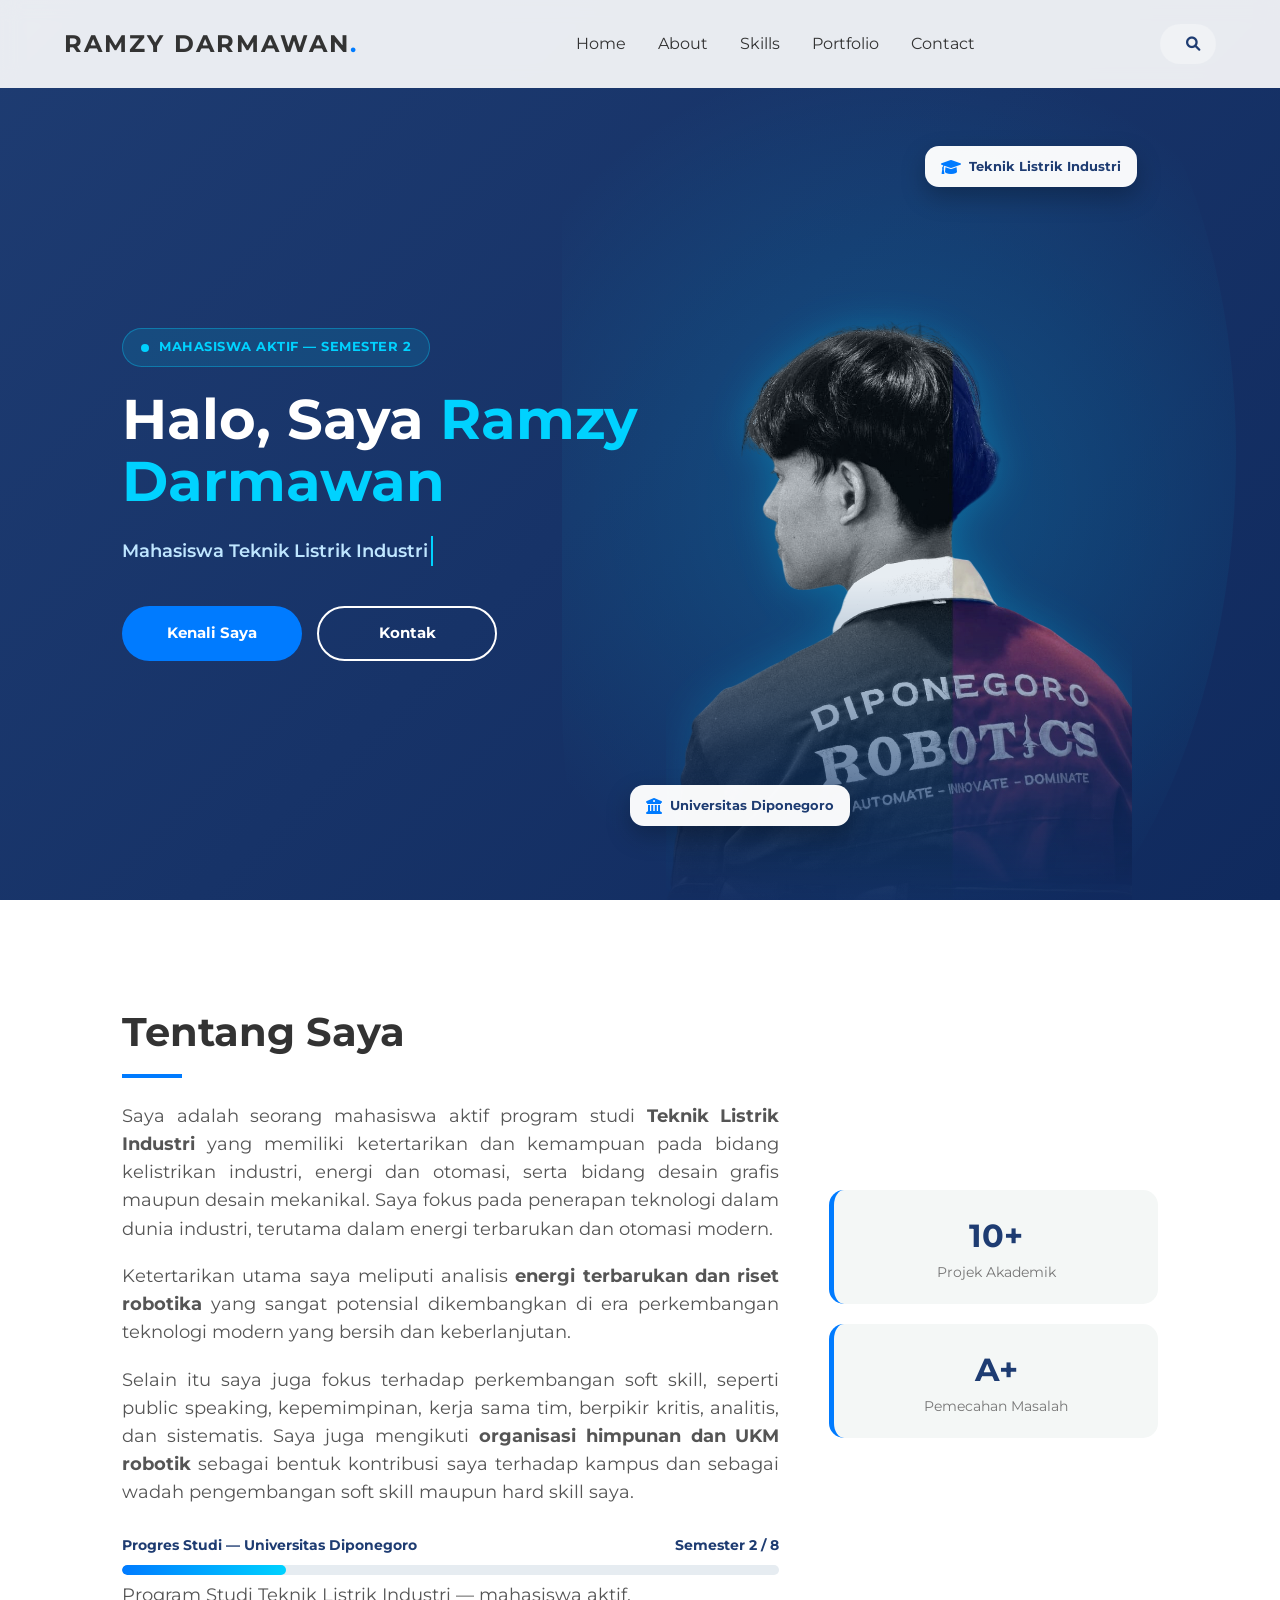
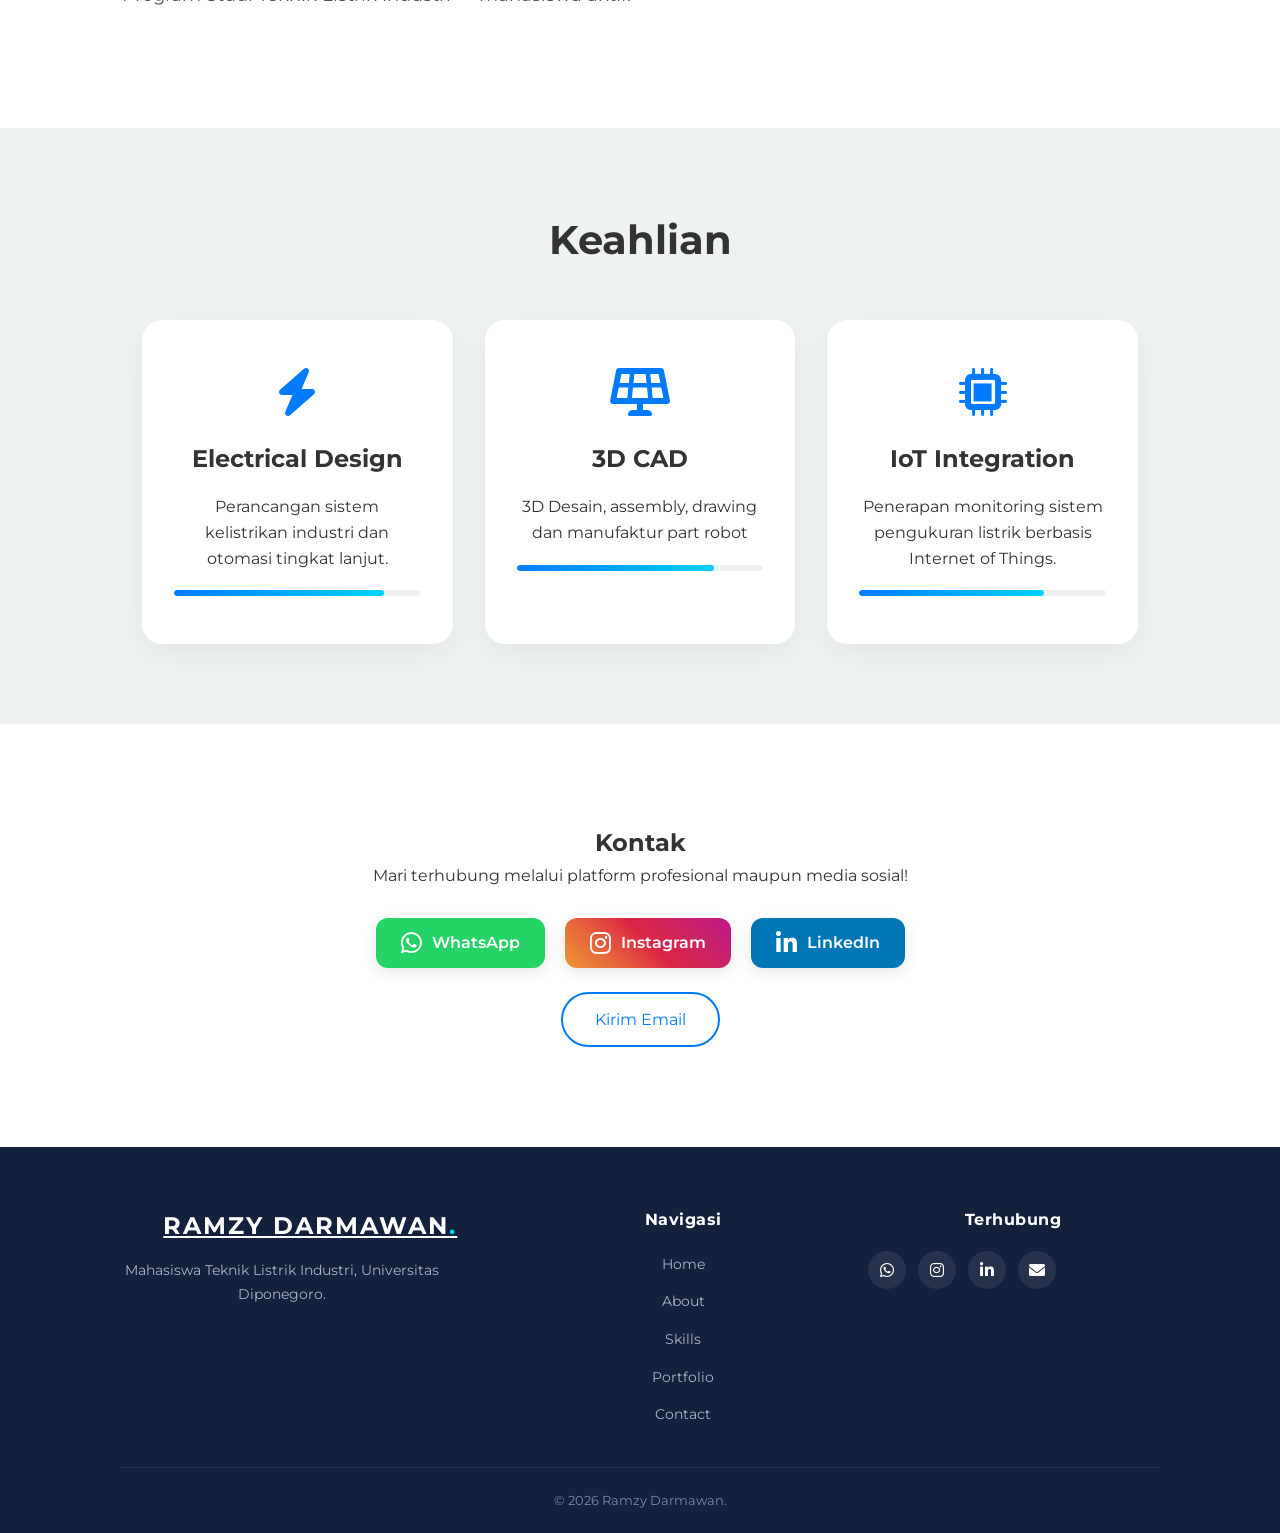
<file: index.html>
<!DOCTYPE html>
<html lang="id">
<head>
    <meta charset="UTF-8">
    <meta name="viewport" content="width=device-width, initial-scale=1.0">
    <title>Ramzy Darmawan | Teknik Listrik Industri</title>

    <link rel="stylesheet" href="https://cdnjs.cloudflare.com/ajax/libs/font-awesome/6.0.0/css/all.min.css">
    <link rel="stylesheet" href="assets/css/style.css">
    <link href="https://fonts.googleapis.com/css2?family=Montserrat:wght@300;400;700&display=swap" rel="stylesheet">
</head>
<body>
    <div id="preloader">
        <div class="loader">
            <div class="circle"></div>
            <div class="line"></div>
            <p>Loading<span>.</span><span>.</span><span>.</span></p>
        </div>
    </div>

    <nav>
        <div class="logo">RAMZY DARMAWAN<span>.</span></div>
        <ul class="nav-links">
            <li><a href="#home">Home</a></li>
            <li><a href="#about">About</a></li>
            <li><a href="#skills">Skills</a></li>
            <li><a href="portofolio.html">Portfolio</a></li>
            <li><a href="#contact">Contact</a></li>
        </ul>
        <div class="search-container">
            <input type="text" id="search-input" placeholder="Cari proyek, sertifikat...">
            <button id="search-btn"><i class="fas fa-search"></i></button>
        </div>
    </nav>

    <section id="home" class="hero">
        <div class="container hero-container">
            <div class="hero-content">
                <div class="hero-badge"><span class="dot"></span> Mahasiswa Aktif &mdash; Semester 2</div>
                <h1>Halo, Saya <span class="highlight">Ramzy Darmawan</span></h1>
                <p class="hero-role"><span id="hero-role-text"></span><span class="cursor">&nbsp;</span></p>
                <div class="hero-btns">
                    <a href="#about" class="btn">Kenali Saya</a>
                    <a href="#contact" class="btn-outline-white">Kontak</a>
                </div>
            </div>

            <div class="hero-image-wrapper">
                <div class="abstract-shape"></div>
                <img src="assets/img/foto-saya.png" alt="Foto Ramzy Darmawan" class="hero-img">
                <div class="hero-floating-chip chip-1"><i class="fas fa-graduation-cap"></i> Teknik Listrik Industri</div>
                <div class="hero-floating-chip chip-2"><i class="fas fa-university"></i> Universitas Diponegoro</div>
            </div>
        </div>
    </section>

    <section id="about" class="about">
        <div class="container">
            <div class="about-flex">
                <div class="about-text">
                    <h2>Tentang Saya</h2>
                    <p>Saya adalah seorang mahasiswa aktif program studi <strong>Teknik Listrik Industri</strong> yang memiliki ketertarikan dan kemampuan pada bidang kelistrikan industri, energi dan otomasi, serta bidang desain grafis maupun desain mekanikal. Saya fokus pada penerapan teknologi dalam dunia industri, terutama dalam energi terbarukan dan otomasi modern.</p>
                    <p>Ketertarikan utama saya meliputi analisis <strong>energi terbarukan dan riset robotika</strong> yang sangat potensial dikembangkan di era perkembangan teknologi modern yang bersih dan keberlanjutan.</p>
                    <p>Selain itu saya juga fokus terhadap perkembangan soft skill, seperti public speaking, kepemimpinan, kerja sama tim, berpikir kritis, analitis, dan sistematis. Saya juga mengikuti <strong>organisasi himpunan dan UKM robotik</strong> sebagai bentuk kontribusi saya terhadap kampus dan sebagai wadah pengembangan soft skill maupun hard skill saya.</p>

                    <div class="about-progress">
                        <div class="about-progress-label">
                            <span>Progres Studi &mdash; Universitas Diponegoro</span>
                            <span>Semester 2 / 8</span>
                        </div>
                        <div class="about-progress-bar">
                            <div class="about-progress-fill"></div>
                        </div>
                        <p class="about-progress-note">Program Studi Teknik Listrik Industri &mdash; mahasiswa aktif.</p>
                    </div>
                </div>
                <div class="about-stats">
                    <div class="stat-item">
                        <span>10+</span>
                        <p>Projek Akademik</p>
                    </div>
                    <div class="stat-item">
                        <span>A+</span>
                        <p>Pemecahan Masalah</p>
                    </div>
                </div>
            </div>
        </div>
    </section>

    <section id="skills" class="skills">
        <div class="container">
            <h2>Keahlian</h2>
            <div class="skills-grid">
                <div class="skill-card" style="--meter: 85%;">
                    <i class="fas fa-bolt"></i>
                    <h3>Electrical Design</h3>
                    <p>Perancangan sistem kelistrikan industri dan otomasi tingkat lanjut.</p>
                    <div class="skill-meter"><div class="skill-meter-fill"></div></div>
                </div>
                <div class="skill-card" style="--meter: 80%;">
                    <i class="fas fa-solar-panel"></i>
                    <h3>3D CAD</h3>
                    <p>3D Desain, assembly, drawing dan manufaktur part robot</p>
                    <div class="skill-meter"><div class="skill-meter-fill"></div></div>
                </div>
                <div class="skill-card" style="--meter: 75%;">
                    <i class="fas fa-microchip"></i>
                    <h3>IoT Integration</h3>
                    <p>Penerapan monitoring sistem pengukuran listrik berbasis Internet of Things.</p>
                    <div class="skill-meter"><div class="skill-meter-fill"></div></div>
                </div>
            </div>
        </div>
    </section>

    <section id="contact" class="contact">
        <div class="container">
            <h2>Kontak</h2>
            <p>Mari terhubung melalui platform profesional maupun media sosial!</p>

            <div class="social-links">
                <a href="https://wa.me/6288289019614" target="_blank" class="social-icon whatsapp">
                    <i class="fab fa-whatsapp"></i>
                    <span>WhatsApp</span>
                </a>

                <a href="https://instagram.com/ramzydrrmwn" target="_blank" class="social-icon instagram">
                    <i class="fab fa-instagram"></i>
                    <span>Instagram</span>
                </a>

                <a href="https://www.linkedin.com/in/ramzy-darmawan-42769236a?utm_source=share_via&utm_content=profile&utm_medium=member_android" target="_blank" class="social-icon linkedin">
                    <i class="fab fa-linkedin-in"></i>
                    <span>LinkedIn</span>
                </a>
            </div>

            <div class="email-direct">
                <a href="mailto:ramzydarmawan0@gmail.com" class="btn-outline">Kirim Email</a>
            </div>
        </div>
    </section>

    <footer class="site-footer">
        <div class="container">
            <div class="footer-grid">
                <div class="footer-brand">
                    <a href="index.html" class="logo">RAMZY DARMAWAN<span>.</span></a>
                    <p>Mahasiswa Teknik Listrik Industri, Universitas Diponegoro.</p>
                </div>
                <div class="footer-col">
                    <h4>Navigasi</h4>
                    <ul class="footer-nav-links">
                        <li><a href="#home">Home</a></li>
                        <li><a href="#about">About</a></li>
                        <li><a href="#skills">Skills</a></li>
                        <li><a href="portofolio.html">Portfolio</a></li>
                        <li><a href="#contact">Contact</a></li>
                    </ul>
                </div>
                <div class="footer-col">
                    <h4>Terhubung</h4>
                    <div class="footer-social">
                        <a href="https://wa.me/6288289019614" target="_blank" aria-label="WhatsApp"><i class="fab fa-whatsapp"></i></a>
                        <a href="https://instagram.com/ramzydrrmwn" target="_blank" aria-label="Instagram"><i class="fab fa-instagram"></i></a>
                        <a href="https://www.linkedin.com/in/ramzy-darmawan-42769236a" target="_blank" aria-label="LinkedIn"><i class="fab fa-linkedin-in"></i></a>
                        <a href="mailto:ramzydarmawan0@gmail.com" aria-label="Email"><i class="fas fa-envelope"></i></a>
                    </div>
                </div>
            </div>
            <div class="footer-bottom">
                &copy; 2026 Ramzy Darmawan.
            </div>
        </div>
    </footer>

    <script src="assets/js/search-data.js"></script>
    <script src="assets/js/script.js"></script>
</body>
</html>
</file>
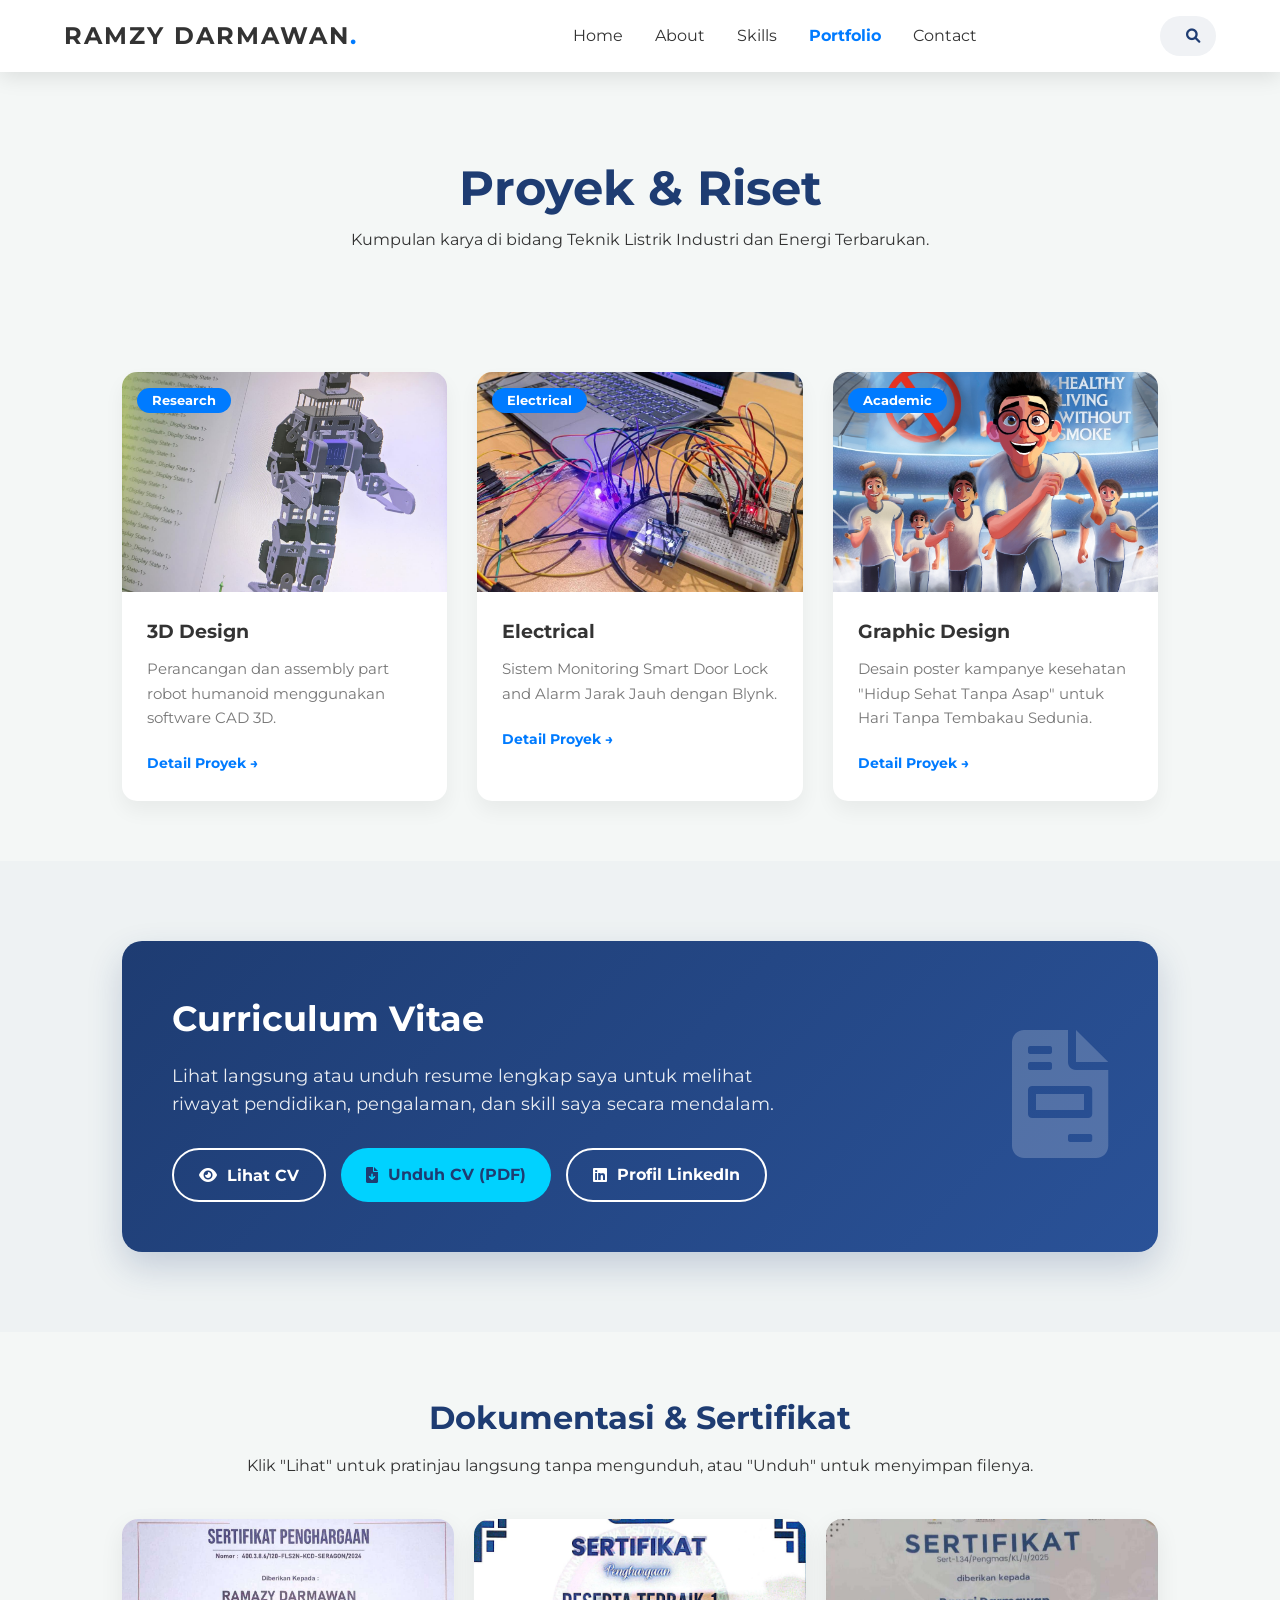
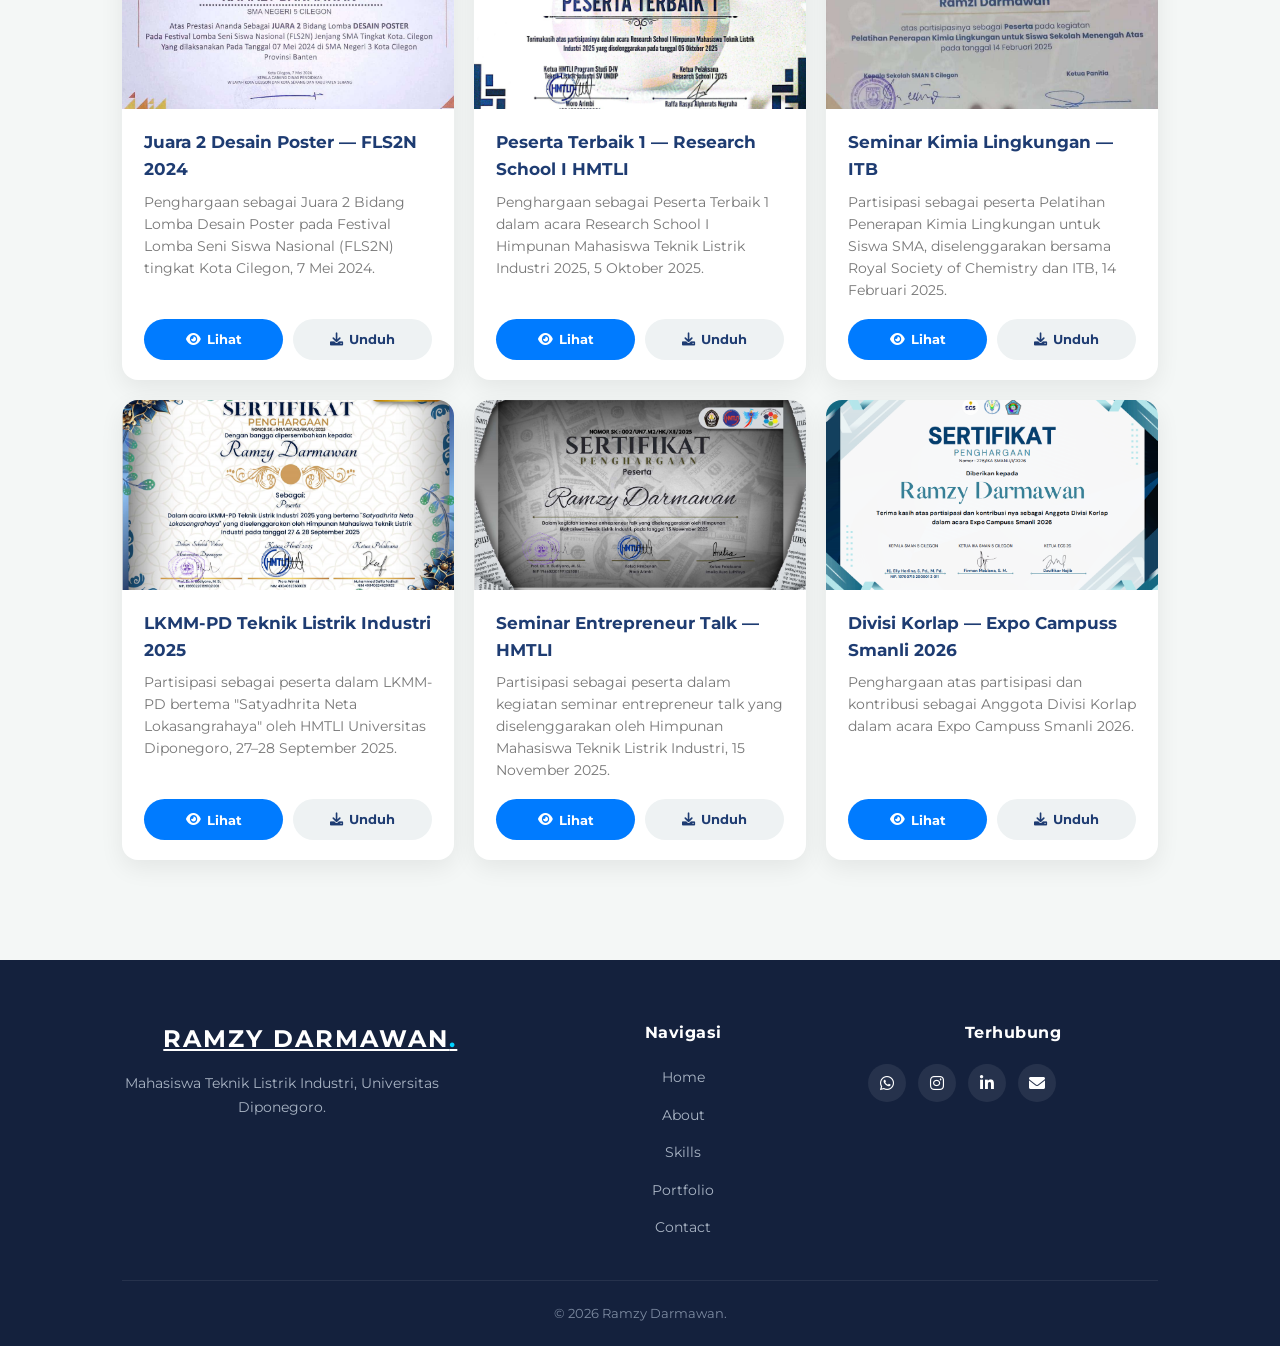
<file: portofolio.html>
<!DOCTYPE html>
<html lang="id">
<head>
    <meta charset="UTF-8">
    <meta name="viewport" content="width=device-width, initial-scale=1.0">
    <title>Portofolio Proyek | Ramzy Darmawan</title>
    <link rel="stylesheet" href="https://cdnjs.cloudflare.com/ajax/libs/font-awesome/6.0.0/css/all.min.css">
    <link rel="stylesheet" href="assets/css/style.css">
    <link href="https://fonts.googleapis.com/css2?family=Montserrat:wght@300;400;700&display=swap" rel="stylesheet">
</head>
<body class="portofolio-page">
    <div id="preloader">
        <div class="loader">
            <div class="circle"></div>
            <div class="line"></div>
            <p>Loading<span>.</span><span>.</span><span>.</span></p>
        </div>
    </div>

    <nav class="nav-active force-active">
        <div class="logo">RAMZY DARMAWAN<span>.</span></div>
        <ul class="nav-links">
            <li><a href="index.html">Home</a></li>
            <li><a href="index.html#about">About</a></li>
            <li><a href="index.html#skills">Skills</a></li>
            <li><a href="portofolio.html" class="active-link">Portfolio</a></li>
            <li><a href="index.html#contact">Contact</a></li>
        </ul>
        <div class="search-container">
            <input type="text" id="search-input" placeholder="Cari proyek, sertifikat...">
            <button id="search-btn"><i class="fas fa-search"></i></button>
        </div>
    </nav>

    <header class="portofolio-header">
        <div class="container">
            <h1>Proyek & Riset</h1>
            <p>Kumpulan karya di bidang Teknik Listrik Industri dan Energi Terbarukan.</p>
        </div>
    </header>

    <section class="portofolio-grid-section">
        <div class="container">
            <div class="portofolio-grid">

                <div class="portofolio-card">
                    <div class="card-image">
                        <img src="assets/img/robot-1.jpeg" alt="3D Design Robot Humanoid">
                        <div class="card-overlay">
                            <span>Research</span>
                        </div>
                    </div>
                    <div class="card-info">
                        <h3>3D Design</h3>
                        <p>Perancangan dan assembly part robot humanoid menggunakan software CAD 3D.</p>
                        <a href="proyek-3d-design.html" class="read-more">Detail Proyek &rarr;</a>
                    </div>
                </div>

                <div class="portofolio-card">
                    <div class="card-image">
                        <img src="projectesp.jpg" alt="Praktikum Rangkaian Listrik">
                        <div class="card-overlay">
                            <span>Electrical</span>
                        </div>
                    </div>
                    <div class="card-info">
                        <h3>Electrical</h3>
                        <p>Sistem Monitoring Smart Door Lock and Alarm Jarak Jauh dengan Blynk.</p>
                        <a href="proyek-electrical.html" class="read-more">Detail Proyek &rarr;</a>
                    </div>
                </div>

                <div class="portofolio-card">
                    <div class="card-image">
                        <img src="assets/img/poster-1.jpeg" alt="Poster Hidup Sehat Tanpa Asap">
                        <div class="card-overlay">
                            <span>Academic</span>
                        </div>
                    </div>
                    <div class="card-info">
                        <h3>Graphic Design</h3>
                        <p>Desain poster kampanye kesehatan "Hidup Sehat Tanpa Asap" untuk Hari Tanpa Tembakau Sedunia.</p>
                        <a href="proyek-graphic-design.html" class="read-more">Detail Proyek &rarr;</a>
                    </div>
                </div>

            </div>
        </div>
    </section>

    <section class="cv-section" id="cv">
        <div class="container">
            <div class="cv-box">
                <div class="cv-content">
                    <h2>Curriculum Vitae</h2>
                    <p>Lihat langsung atau unduh resume lengkap saya untuk melihat riwayat pendidikan, pengalaman, dan skill saya secara mendalam.</p>

                    <div class="cv-actions">
                        <button class="btn-cv-view"
                                data-view
                                data-view-type="pdf"
                                data-view-src="assets/docs/CV-Ramzy-Darmawan.pdf"
                                data-view-title="Curriculum Vitae — Ramzy Darmawan"
                                data-view-download="CV-Ramzy-Darmawan.pdf">
                            <i class="fas fa-eye"></i> Lihat CV
                        </button>
                        <a href="assets/docs/CV-Ramzy-Darmawan.pdf" download="CV-Ramzy-Darmawan.pdf" class="btn-cv">
                            <i class="fas fa-file-download"></i> Unduh CV (PDF)
                        </a>
                        <a href="https://www.linkedin.com/in/ramzy-darmawan-42769236a?utm_source=share_via&utm_content=profile&utm_medium=member_android" target="_blank" class="btn-cv-outline">
                            <i class="fab fa-linkedin"></i> Profil LinkedIn
                        </a>
                    </div>
                </div>

                <div class="cv-icon">
                    <i class="fas fa-file-invoice"></i>
                </div>
            </div>
        </div>
    </section>

    <section class="gallery-download" id="sertifikat">
        <div class="container">
            <div class="gallery-title">
                <h2>Dokumentasi & Sertifikat</h2>
                <p>Klik "Lihat" untuk pratinjau langsung tanpa mengunduh, atau "Unduh" untuk menyimpan filenya.</p>
            </div>

            <div class="gallery-grid cert-grid">

                <div class="cert-card">
                    <div class="cert-thumb"
                         data-view
                         data-view-type="image"
                         data-view-src="assets/img/sertifikat-fls2n.jpeg"
                         data-view-title="Juara 2 Desain Poster — FLS2N 2024"
                         data-view-download="Sertifikat-FLS2N-Ramzy-Darmawan.jpeg">
                        <img src="assets/img/sertifikat-fls2n.jpeg" alt="Sertifikat Juara 2 Desain Poster FLS2N 2024">
                        <div class="cert-view-hint"><i class="fas fa-eye"></i> Klik untuk melihat</div>
                    </div>
                    <div class="cert-info">
                        <h3>Juara 2 Desain Poster — FLS2N 2024</h3>
                        <p>Penghargaan sebagai Juara 2 Bidang Lomba Desain Poster pada Festival Lomba Seni Siswa Nasional (FLS2N) tingkat Kota Cilegon, 7 Mei 2024.</p>
                        <div class="cert-actions">
                            <button class="cert-btn cert-btn-view"
                                    data-view
                                    data-view-type="image"
                                    data-view-src="assets/img/sertifikat-fls2n.jpeg"
                                    data-view-title="Juara 2 Desain Poster — FLS2N 2024"
                                    data-view-download="Sertifikat-FLS2N-Ramzy-Darmawan.jpeg">
                                <i class="fas fa-eye"></i> Lihat
                            </button>
                            <a href="assets/img/sertifikat-fls2n.jpeg" download="Sertifikat-FLS2N-Ramzy-Darmawan.jpeg" class="cert-btn cert-btn-download">
                                <i class="fas fa-download"></i> Unduh
                            </a>
                        </div>
                    </div>
                </div>

                <div class="cert-card">
                    <div class="cert-thumb"
                         data-view
                         data-view-type="image"
                         data-view-src="assets/img/sertifikat-terbaik1.jpeg"
                         data-view-title="Peserta Terbaik 1 — Research School I HMTLI 2025"
                         data-view-download="Sertifikat-Terbaik1-Ramzy-Darmawan.jpeg">
                        <img src="assets/img/sertifikat-terbaik1.jpeg" alt="Sertifikat Peserta Terbaik 1 Research School HMTLI">
                        <div class="cert-view-hint"><i class="fas fa-eye"></i> Klik untuk melihat</div>
                    </div>
                    <div class="cert-info">
                        <h3>Peserta Terbaik 1 — Research School I HMTLI</h3>
                        <p>Penghargaan sebagai Peserta Terbaik 1 dalam acara Research School I Himpunan Mahasiswa Teknik Listrik Industri 2025, 5 Oktober 2025.</p>
                        <div class="cert-actions">
                            <button class="cert-btn cert-btn-view"
                                    data-view
                                    data-view-type="image"
                                    data-view-src="assets/img/sertifikat-terbaik1.jpeg"
                                    data-view-title="Peserta Terbaik 1 — Research School I HMTLI 2025"
                                    data-view-download="Sertifikat-Terbaik1-Ramzy-Darmawan.jpeg">
                                <i class="fas fa-eye"></i> Lihat
                            </button>
                            <a href="assets/img/sertifikat-terbaik1.jpeg" download="Sertifikat-Terbaik1-Ramzy-Darmawan.jpeg" class="cert-btn cert-btn-download">
                                <i class="fas fa-download"></i> Unduh
                            </a>
                        </div>
                    </div>
                </div>

                <div class="cert-card">
                    <div class="cert-thumb"
                         data-view
                         data-view-type="image"
                         data-view-src="assets/img/sertifikat-seminaritb.jpeg"
                         data-view-title="Seminar Kimia Lingkungan — ITB 2025"
                         data-view-download="Sertifikat-SeminarITB-Ramzy-Darmawan.jpeg">
                        <img src="assets/img/sertifikat-seminaritb.jpeg" alt="Sertifikat Seminar Kimia Lingkungan ITB">
                        <div class="cert-view-hint"><i class="fas fa-eye"></i> Klik untuk melihat</div>
                    </div>
                    <div class="cert-info">
                        <h3>Seminar Kimia Lingkungan — ITB</h3>
                        <p>Partisipasi sebagai peserta Pelatihan Penerapan Kimia Lingkungan untuk Siswa SMA, diselenggarakan bersama Royal Society of Chemistry dan ITB, 14 Februari 2025.</p>
                        <div class="cert-actions">
                            <button class="cert-btn cert-btn-view"
                                    data-view
                                    data-view-type="image"
                                    data-view-src="assets/img/sertifikat-seminaritb.jpeg"
                                    data-view-title="Seminar Kimia Lingkungan — ITB 2025"
                                    data-view-download="Sertifikat-SeminarITB-Ramzy-Darmawan.jpeg">
                                <i class="fas fa-eye"></i> Lihat
                            </button>
                            <a href="assets/img/sertifikat-seminaritb.jpeg" download="Sertifikat-SeminarITB-Ramzy-Darmawan.jpeg" class="cert-btn cert-btn-download">
                                <i class="fas fa-download"></i> Unduh
                            </a>
                        </div>
                    </div>
                </div>

                <div class="cert-card">
                    <div class="cert-thumb"
                         data-view
                         data-view-type="image"
                         data-view-src="assets/img/sertifikat-lkmmpd.png"
                         data-view-title="LKMM-PD Teknik Listrik Industri 2025"
                         data-view-download="Sertifikat-LKMMPD-Ramzy-Darmawan.png">
                        <img src="assets/img/sertifikat-lkmmpd.png" alt="Sertifikat LKMM-PD Teknik Listrik Industri">
                        <div class="cert-view-hint"><i class="fas fa-eye"></i> Klik untuk melihat</div>
                    </div>
                    <div class="cert-info">
                        <h3>LKMM-PD Teknik Listrik Industri 2025</h3>
                        <p>Partisipasi sebagai peserta dalam LKMM-PD bertema "Satyadhrita Neta Lokasangrahaya" oleh HMTLI Universitas Diponegoro, 27&ndash;28 September 2025.</p>
                        <div class="cert-actions">
                            <button class="cert-btn cert-btn-view"
                                    data-view
                                    data-view-type="image"
                                    data-view-src="assets/img/sertifikat-lkmmpd.png"
                                    data-view-title="LKMM-PD Teknik Listrik Industri 2025"
                                    data-view-download="Sertifikat-LKMMPD-Ramzy-Darmawan.png">
                                <i class="fas fa-eye"></i> Lihat
                            </button>
                            <a href="assets/img/sertifikat-lkmmpd.png" download="Sertifikat-LKMMPD-Ramzy-Darmawan.png" class="cert-btn cert-btn-download">
                                <i class="fas fa-download"></i> Unduh
                            </a>
                        </div>
                    </div>
                </div>

                <div class="cert-card">
                    <div class="cert-thumb"
                         data-view
                         data-view-type="image"
                         data-view-src="assets/img/sertifikat-etalk.png"
                         data-view-title="Seminar Entrepreneur Talk HMTLI"
                         data-view-download="Sertifikat-EntrepreneurTalk-Ramzy-Darmawan.png">
                        <img src="assets/img/sertifikat-etalk.png" alt="Sertifikat Seminar Entrepreneur Talk">
                        <div class="cert-view-hint"><i class="fas fa-eye"></i> Klik untuk melihat</div>
                    </div>
                    <div class="cert-info">
                        <h3>Seminar Entrepreneur Talk — HMTLI</h3>
                        <p>Partisipasi sebagai peserta dalam kegiatan seminar entrepreneur talk yang diselenggarakan oleh Himpunan Mahasiswa Teknik Listrik Industri, 15 November 2025.</p>
                        <div class="cert-actions">
                            <button class="cert-btn cert-btn-view"
                                    data-view
                                    data-view-type="image"
                                    data-view-src="assets/img/sertifikat-etalk.png"
                                    data-view-title="Seminar Entrepreneur Talk HMTLI"
                                    data-view-download="Sertifikat-EntrepreneurTalk-Ramzy-Darmawan.png">
                                <i class="fas fa-eye"></i> Lihat
                            </button>
                            <a href="assets/img/sertifikat-etalk.png" download="Sertifikat-EntrepreneurTalk-Ramzy-Darmawan.png" class="cert-btn cert-btn-download">
                                <i class="fas fa-download"></i> Unduh
                            </a>
                        </div>
                    </div>
                </div>

                <div class="cert-card">
                    <div class="cert-thumb"
                         data-view
                         data-view-type="image"
                         data-view-src="assets/img/sertifikat-ecs.png"
                         data-view-title="Divisi Korlap — Expo Campuss Smanli 2026"
                         data-view-download="Sertifikat-ECS-Ramzy-Darmawan.png">
                        <img src="assets/img/sertifikat-ecs.png" alt="Sertifikat Expo Campuss Smanli">
                        <div class="cert-view-hint"><i class="fas fa-eye"></i> Klik untuk melihat</div>
                    </div>
                    <div class="cert-info">
                        <h3>Divisi Korlap — Expo Campuss Smanli 2026</h3>
                        <p>Penghargaan atas partisipasi dan kontribusi sebagai Anggota Divisi Korlap dalam acara Expo Campuss Smanli 2026.</p>
                        <div class="cert-actions">
                            <button class="cert-btn cert-btn-view"
                                    data-view
                                    data-view-type="image"
                                    data-view-src="assets/img/sertifikat-ecs.png"
                                    data-view-title="Divisi Korlap — Expo Campuss Smanli 2026"
                                    data-view-download="Sertifikat-ECS-Ramzy-Darmawan.png">
                                <i class="fas fa-eye"></i> Lihat
                            </button>
                            <a href="assets/img/sertifikat-ecs.png" download="Sertifikat-ECS-Ramzy-Darmawan.png" class="cert-btn cert-btn-download">
                                <i class="fas fa-download"></i> Unduh
                            </a>
                        </div>
                    </div>
                </div>

            </div>
        </div>
    </section>

    <!-- Modal Viewer (CV & Sertifikat) -->
    <div class="viewer-modal" id="viewer-modal">
        <div class="viewer-modal-content">
            <div class="viewer-modal-header">
                <h3 class="viewer-modal-title">Pratinjau</h3>
                <button class="viewer-modal-close" aria-label="Tutup">&times;</button>
            </div>
            <div class="viewer-modal-body"></div>
            <div class="viewer-modal-footer">
                <a href="#" class="cert-btn cert-btn-download viewer-modal-download" style="flex:none; padding: 10px 22px;">
                    <i class="fas fa-download"></i> Unduh
                </a>
            </div>
        </div>
    </div>

    <footer class="site-footer">
        <div class="container">
            <div class="footer-grid">
                <div class="footer-brand">
                    <a href="index.html" class="logo">RAMZY DARMAWAN<span>.</span></a>
                    <p>Mahasiswa Teknik Listrik Industri, Universitas Diponegoro.</p>
                </div>
                <div class="footer-col">
                    <h4>Navigasi</h4>
                    <ul class="footer-nav-links">
                        <li><a href="index.html">Home</a></li>
                        <li><a href="index.html#about">About</a></li>
                        <li><a href="index.html#skills">Skills</a></li>
                        <li><a href="portofolio.html">Portfolio</a></li>
                        <li><a href="index.html#contact">Contact</a></li>
                    </ul>
                </div>
                <div class="footer-col">
                    <h4>Terhubung</h4>
                    <div class="footer-social">
                        <a href="https://wa.me/6288289019614" target="_blank" aria-label="WhatsApp"><i class="fab fa-whatsapp"></i></a>
                        <a href="https://instagram.com/ramzydrrmwn" target="_blank" aria-label="Instagram"><i class="fab fa-instagram"></i></a>
                        <a href="https://www.linkedin.com/in/ramzy-darmawan-42769236a" target="_blank" aria-label="LinkedIn"><i class="fab fa-linkedin-in"></i></a>
                        <a href="mailto:ramzydarmawan0@gmail.com" aria-label="Email"><i class="fas fa-envelope"></i></a>
                    </div>
                </div>
            </div>
            <div class="footer-bottom">
                &copy; 2026 Ramzy Darmawan.
            </div>
        </div>
    </footer>

    <script src="assets/js/search-data.js"></script>
    <script src="assets/js/script.js"></script>
</body>
</html>
</file>
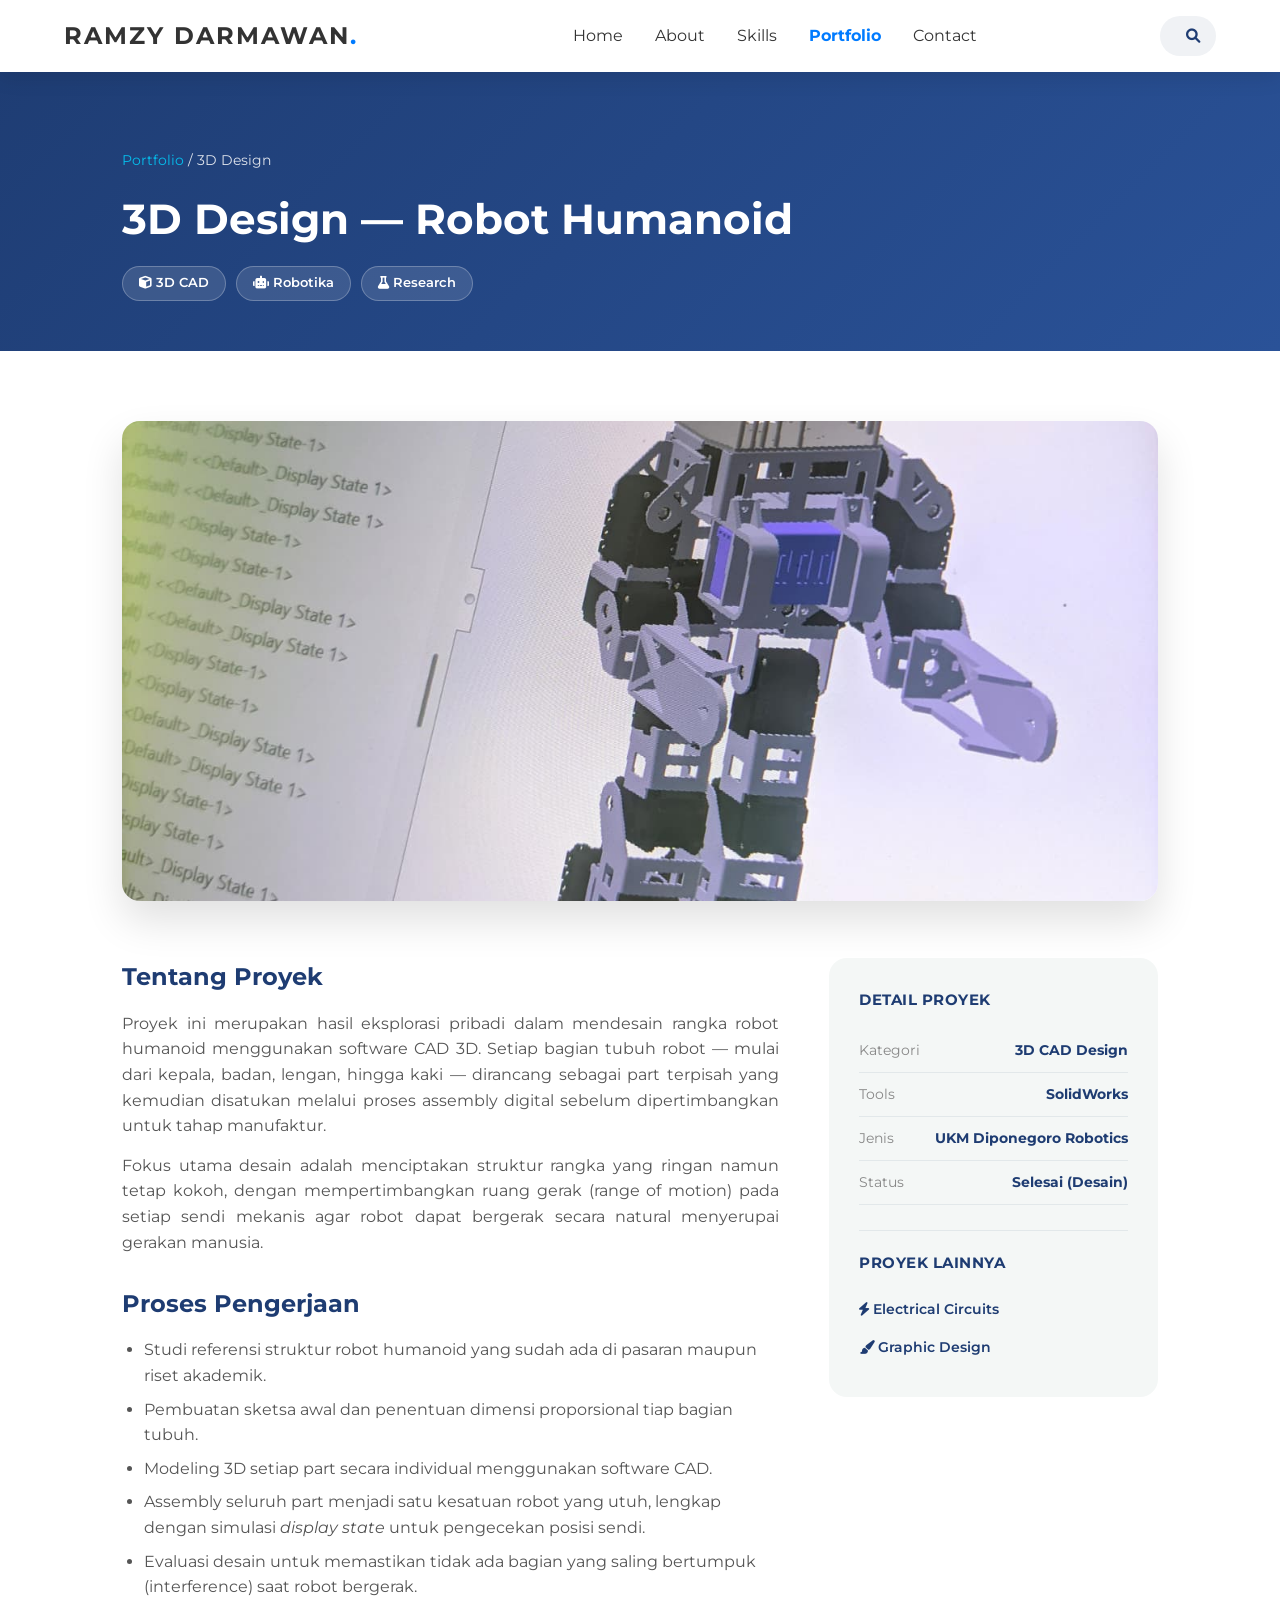
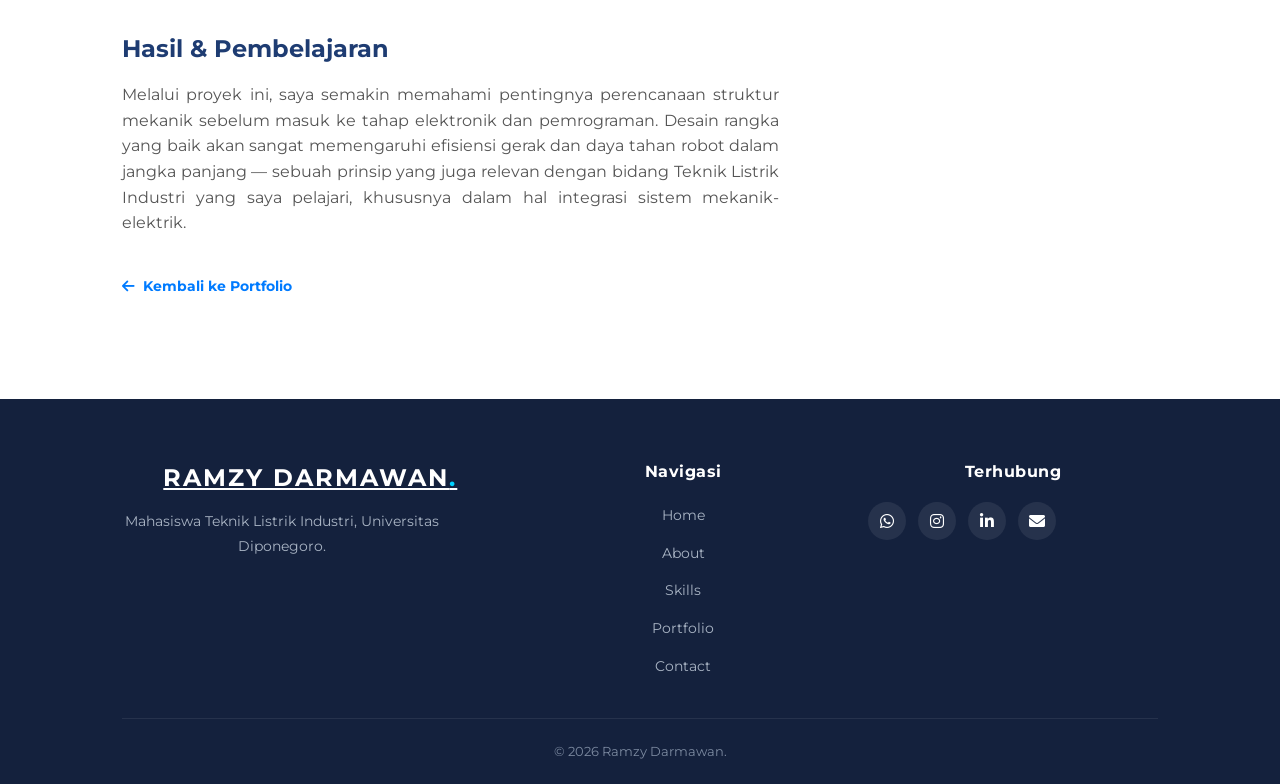
<file: proyek-3d-design.html>
<!DOCTYPE html>
<html lang="id">
<head>
    <meta charset="UTF-8">
    <meta name="viewport" content="width=device-width, initial-scale=1.0">
    <title>3D Design — Robot Humanoid | Ramzy Darmawan</title>
    <link rel="stylesheet" href="https://cdnjs.cloudflare.com/ajax/libs/font-awesome/6.0.0/css/all.min.css">
    <link rel="stylesheet" href="assets/css/style.css">
    <link href="https://fonts.googleapis.com/css2?family=Montserrat:wght@300;400;700&display=swap" rel="stylesheet">
</head>
<body class="portofolio-page">
    <div id="preloader">
        <div class="loader">
            <div class="circle"></div>
            <div class="line"></div>
            <p>Loading<span>.</span><span>.</span><span>.</span></p>
        </div>
    </div>

    <nav class="nav-active force-active">
        <div class="logo">RAMZY DARMAWAN<span>.</span></div>
        <ul class="nav-links">
            <li><a href="index.html">Home</a></li>
            <li><a href="index.html#about">About</a></li>
            <li><a href="index.html#skills">Skills</a></li>
            <li><a href="portofolio.html" class="active-link">Portfolio</a></li>
            <li><a href="index.html#contact">Contact</a></li>
        </ul>
        <div class="search-container">
            <input type="text" id="search-input" placeholder="Cari proyek, sertifikat...">
            <button id="search-btn"><i class="fas fa-search"></i></button>
        </div>
    </nav>

    <header class="project-hero">
        <div class="container">
            <p class="breadcrumb"><a href="portofolio.html">Portfolio</a> / 3D Design</p>
            <h1>3D Design — Robot Humanoid</h1>
            <div class="project-tags">
                <span><i class="fas fa-cube"></i> 3D CAD</span>
                <span><i class="fas fa-robot"></i> Robotika</span>
                <span><i class="fas fa-flask"></i> Research</span>
            </div>
        </div>
    </header>

    <section class="project-body">
        <div class="container">
            <img src="assets/img/robot-1.jpeg" alt="Desain 3D Robot Humanoid" class="project-cover">

            <div class="project-layout">
                <div class="project-main">
                    <h2>Tentang Proyek</h2>
                    <p>Proyek ini merupakan hasil eksplorasi pribadi dalam mendesain rangka robot humanoid menggunakan software CAD 3D. Setiap bagian tubuh robot &mdash; mulai dari kepala, badan, lengan, hingga kaki &mdash; dirancang sebagai part terpisah yang kemudian disatukan melalui proses assembly digital sebelum dipertimbangkan untuk tahap manufaktur.</p>
                    <p>Fokus utama desain adalah menciptakan struktur rangka yang ringan namun tetap kokoh, dengan mempertimbangkan ruang gerak (range of motion) pada setiap sendi mekanis agar robot dapat bergerak secara natural menyerupai gerakan manusia.</p>

                    <h2>Proses Pengerjaan</h2>
                    <ul>
                        <li>Studi referensi struktur robot humanoid yang sudah ada di pasaran maupun riset akademik.</li>
                        <li>Pembuatan sketsa awal dan penentuan dimensi proporsional tiap bagian tubuh.</li>
                        <li>Modeling 3D setiap part secara individual menggunakan software CAD.</li>
                        <li>Assembly seluruh part menjadi satu kesatuan robot yang utuh, lengkap dengan simulasi <em>display state</em> untuk pengecekan posisi sendi.</li>
                        <li>Evaluasi desain untuk memastikan tidak ada bagian yang saling bertumpuk (interference) saat robot bergerak.</li>
                    </ul>

                    <h2>Hasil & Pembelajaran</h2>
                    <p>Melalui proyek ini, saya semakin memahami pentingnya perencanaan struktur mekanik sebelum masuk ke tahap elektronik dan pemrograman. Desain rangka yang baik akan sangat memengaruhi efisiensi gerak dan daya tahan robot dalam jangka panjang &mdash; sebuah prinsip yang juga relevan dengan bidang Teknik Listrik Industri yang saya pelajari, khususnya dalam hal integrasi sistem mekanik-elektrik.</p>

                    <a href="portofolio.html" class="project-back-btn"><i class="fas fa-arrow-left"></i> Kembali ke Portfolio</a>
                </div>

                <aside class="project-sidebar">
                    <h4>Detail Proyek</h4>
                    <div class="project-meta-item"><span>Kategori</span><span>3D CAD Design</span></div>
                    <div class="project-meta-item"><span>Tools</span><span>SolidWorks</span></div>
                    <div class="project-meta-item"><span>Jenis</span><span>UKM Diponegoro Robotics</span></div>
                    <div class="project-meta-item"><span>Status</span><span>Selesai (Desain)</span></div>

                    <div class="project-other">
                        <h4>Proyek Lainnya</h4>
                        <a href="proyek-electrical.html"><i class="fas fa-bolt"></i> Electrical Circuits</a>
                        <a href="proyek-graphic-design.html"><i class="fas fa-paint-brush"></i> Graphic Design</a>
                    </div>
                </aside>
            </div>
        </div>
    </section>

    <footer class="site-footer">
        <div class="container">
            <div class="footer-grid">
                <div class="footer-brand">
                    <a href="index.html" class="logo">RAMZY DARMAWAN<span>.</span></a>
                    <p>Mahasiswa Teknik Listrik Industri, Universitas Diponegoro.</p>
                </div>
                <div class="footer-col">
                    <h4>Navigasi</h4>
                    <ul class="footer-nav-links">
                        <li><a href="index.html">Home</a></li>
                        <li><a href="index.html#about">About</a></li>
                        <li><a href="index.html#skills">Skills</a></li>
                        <li><a href="portofolio.html">Portfolio</a></li>
                        <li><a href="index.html#contact">Contact</a></li>
                    </ul>
                </div>
                <div class="footer-col">
                    <h4>Terhubung</h4>
                    <div class="footer-social">
                        <a href="https://wa.me/6288289019614" target="_blank" aria-label="WhatsApp"><i class="fab fa-whatsapp"></i></a>
                        <a href="https://instagram.com/ramzydrrmwn" target="_blank" aria-label="Instagram"><i class="fab fa-instagram"></i></a>
                        <a href="https://www.linkedin.com/in/ramzy-darmawan-42769236a" target="_blank" aria-label="LinkedIn"><i class="fab fa-linkedin-in"></i></a>
                        <a href="mailto:ramzydarmawan0@gmail.com" aria-label="Email"><i class="fas fa-envelope"></i></a>
                    </div>
                </div>
            </div>
            <div class="footer-bottom">
                &copy; 2026 Ramzy Darmawan.
            </div>
        </div>
    </footer>

    <script src="assets/js/search-data.js"></script>
    <script src="assets/js/script.js"></script>
</body>
</html>
</file>
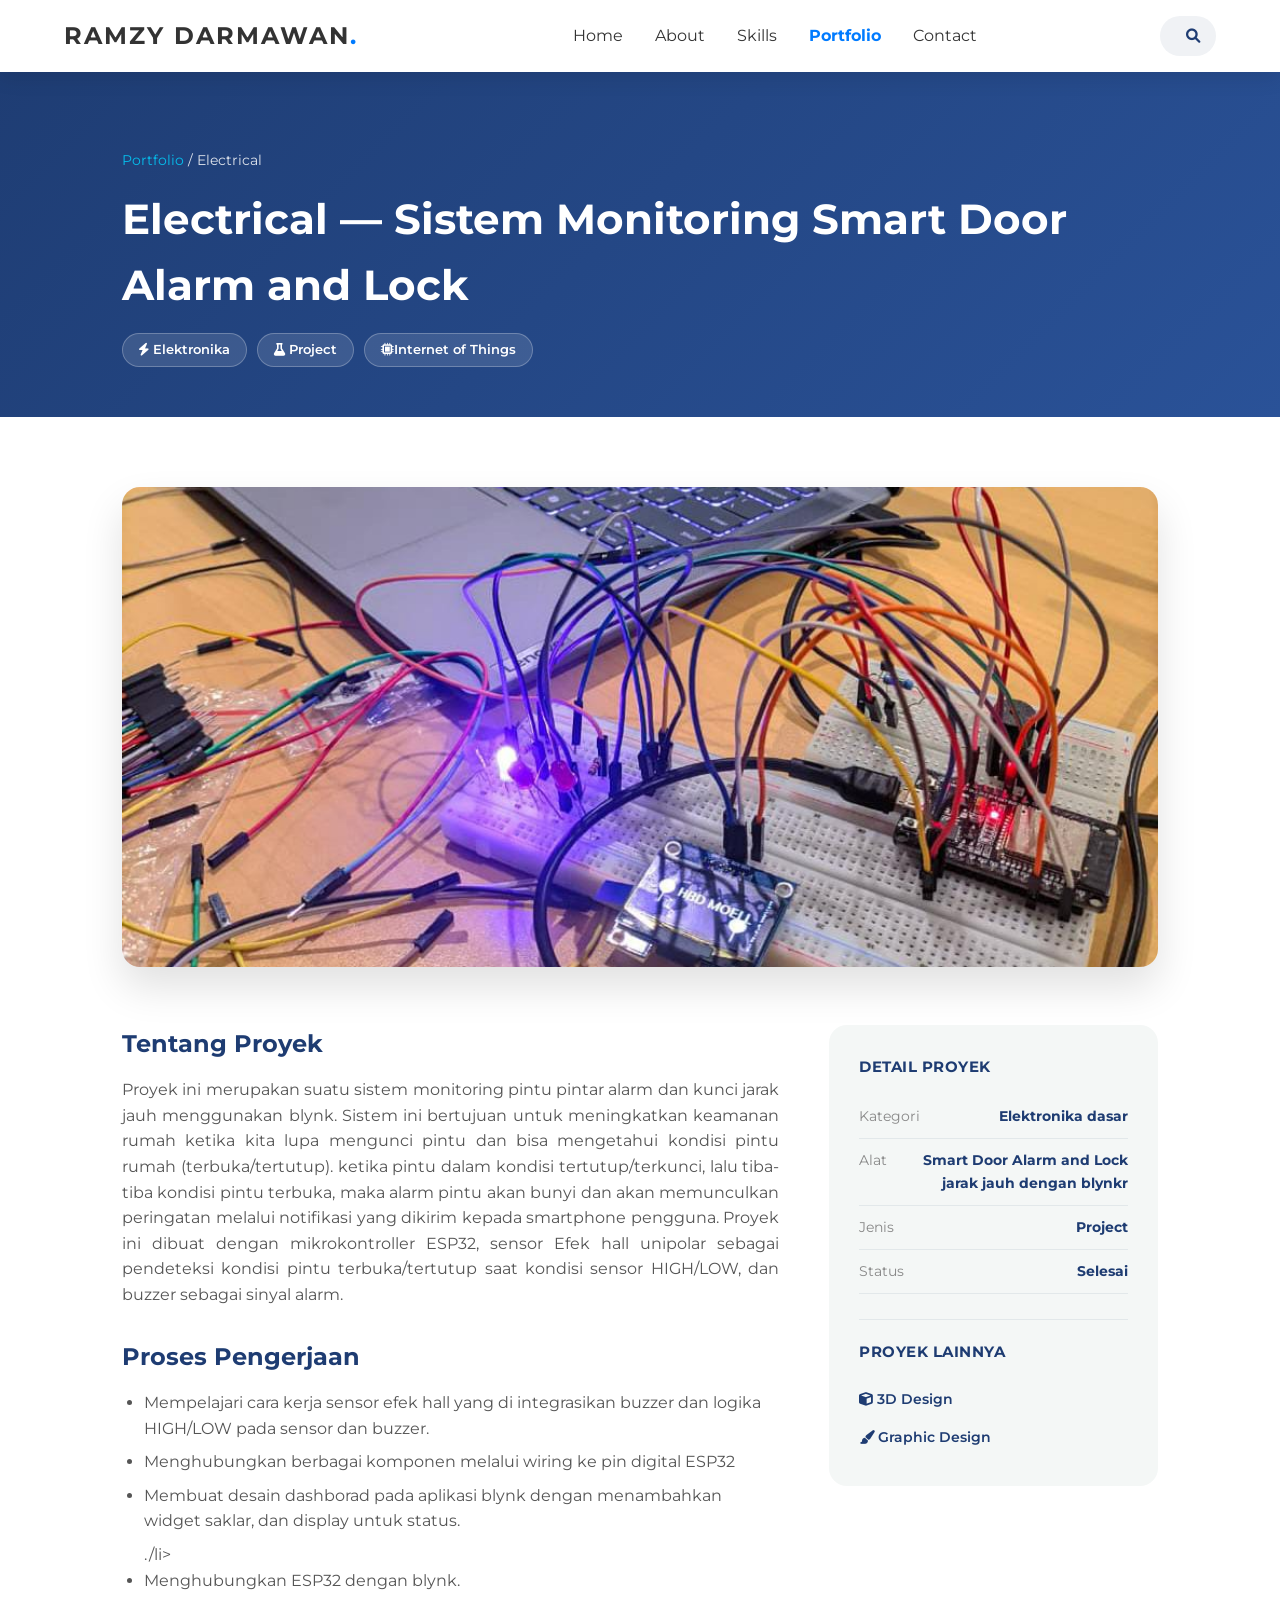
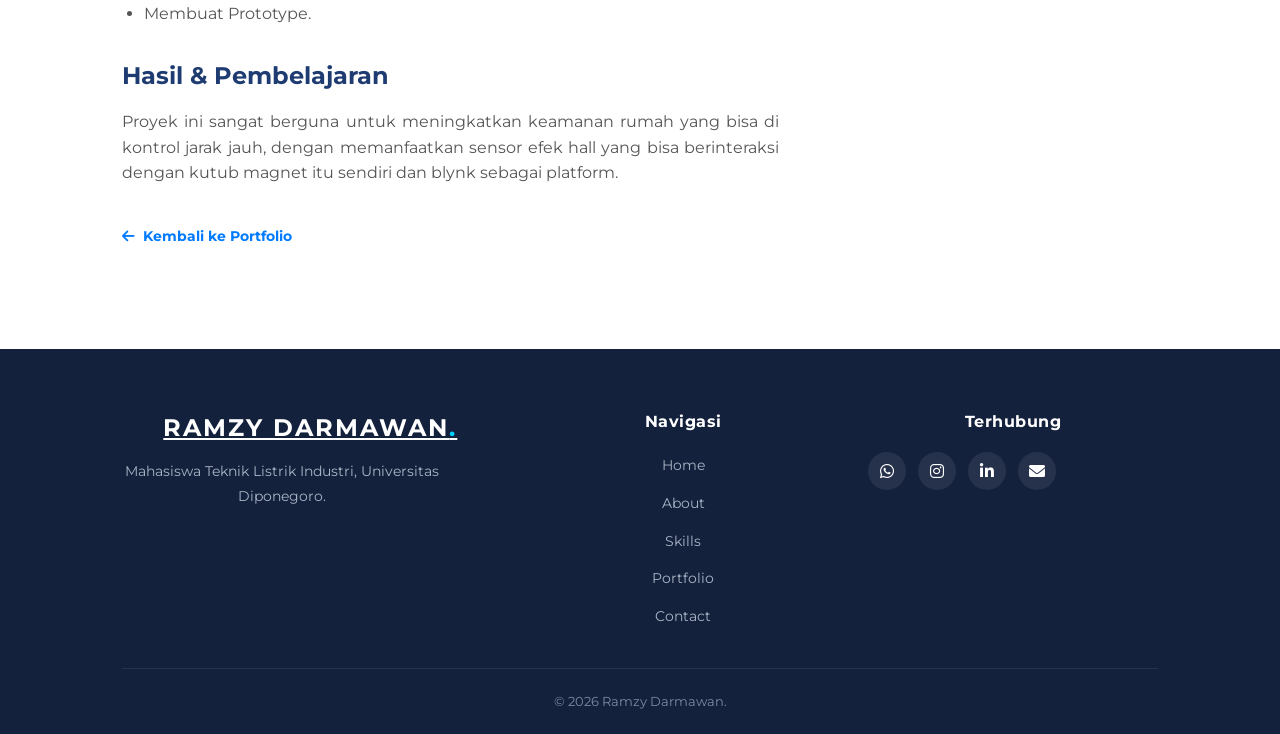
<file: proyek-electrical.html>
<!DOCTYPE html>
<html lang="id">
<head>
    <meta charset="UTF-8">
    <meta name="viewport" content="width=device-width, initial-scale=1.0">
    <title>Electrical — Sistem Monitoring Smart Door Alarm and Lock jarak jauh dengan blynk. | Ramzy Darmawan</title>
    <link rel="stylesheet" href="https://cdnjs.cloudflare.com/ajax/libs/font-awesome/6.0.0/css/all.min.css">
    <link rel="stylesheet" href="assets/css/style.css">
    <link href="https://fonts.googleapis.com/css2?family=Montserrat:wght@300;400;700&display=swap" rel="stylesheet">
</head>
<body class="portofolio-page">
    <div id="preloader">
        <div class="loader">
            <div class="circle"></div>
            <div class="line"></div>
            <p>Loading<span>.</span><span>.</span><span>.</span></p>
        </div>
    </div>

    <nav class="nav-active force-active">
        <div class="logo">RAMZY DARMAWAN<span>.</span></div>
        <ul class="nav-links">
            <li><a href="index.html">Home</a></li>
            <li><a href="index.html#about">About</a></li>
            <li><a href="index.html#skills">Skills</a></li>
            <li><a href="portofolio.html" class="active-link">Portfolio</a></li>
            <li><a href="index.html#contact">Contact</a></li>
        </ul>
        <div class="search-container">
            <input type="text" id="search-input" placeholder="Cari proyek, sertifikat...">
            <button id="search-btn"><i class="fas fa-search"></i></button>
        </div>
    </nav>

    <header class="project-hero">
        <div class="container">
            <p class="breadcrumb"><a href="portofolio.html">Portfolio</a> / Electrical</p>
            <h1>Electrical — Sistem Monitoring Smart Door Alarm and Lock </h1>
            <div class="project-tags">
                <span><i class="fas fa-bolt"></i> Elektronika</span>
                <span><i class="fas fa-flask"></i> Project</span>
                <span><i class="fas fa-microchip"></i>Internet of Things</span>
            </div>
        </div>
    </header>

    <section class="project-body">
        <div class="container">
            <img src="projectesp.jpg" alt="Praktikum Rangkaian Listrik dengan Electronic Trainer" class="project-cover">

            <div class="project-layout">
                <div class="project-main">
                    <h2>Tentang Proyek</h2>
                    <p>Proyek ini merupakan suatu sistem monitoring pintu pintar alarm dan kunci jarak jauh menggunakan blynk. Sistem ini bertujuan untuk meningkatkan keamanan rumah ketika kita lupa mengunci pintu dan bisa mengetahui kondisi pintu rumah (terbuka/tertutup). ketika pintu dalam kondisi tertutup/terkunci, lalu tiba-tiba kondisi pintu terbuka, maka alarm pintu akan bunyi dan akan memunculkan peringatan melalui notifikasi yang dikirim kepada smartphone pengguna. Proyek ini dibuat dengan mikrokontroller ESP32, sensor Efek hall unipolar sebagai pendeteksi kondisi pintu terbuka/tertutup saat kondisi sensor HIGH/LOW, dan buzzer sebagai sinyal alarm. 
                    <h2>Proses Pengerjaan</h2>
                    <ul>
                        <li>Mempelajari cara kerja sensor efek hall yang di integrasikan buzzer dan logika HIGH/LOW pada sensor dan buzzer.</li> 
                        <li>Menghubungkan berbagai komponen melalui wiring ke pin digital ESP32</li>
                        <li>Membuat desain dashborad pada aplikasi blynk dengan menambahkan widget saklar, dan display untuk status.</li>./li>
                        <li>Menghubungkan ESP32 dengan blynk.</li>
                         <li>Membuat Prototype.</li>
                    </ul>

                    <h2>Hasil & Pembelajaran</h2>
                    <p>Proyek ini sangat berguna untuk meningkatkan keamanan rumah yang bisa di kontrol jarak jauh, dengan memanfaatkan sensor efek hall yang bisa berinteraksi dengan kutub magnet itu sendiri dan blynk sebagai platform.</p>

                    <a href="portofolio.html" class="project-back-btn"><i class="fas fa-arrow-left"></i> Kembali ke Portfolio</a>
                </div>

                <aside class="project-sidebar">
                    <h4>Detail Proyek</h4>
                    <div class="project-meta-item"><span>Kategori</span><span>Elektronika dasar</span></div>
                    <div class="project-meta-item"><span>Alat</span><span>Smart Door Alarm and Lock jarak jauh dengan blynkr</span></div>
                    <div class="project-meta-item"><span>Jenis</span><span>Project</span></div>
                    <div class="project-meta-item"><span>Status</span><span>Selesai</span></div>

                    <div class="project-other">
                        <h4>Proyek Lainnya</h4>
                        <a href="proyek-3d-design.html"><i class="fas fa-cube"></i> 3D Design</a>
                        <a href="proyek-graphic-design.html"><i class="fas fa-paint-brush"></i> Graphic Design</a>
                    </div>
                </aside>
            </div>
        </div>
    </section>

    <footer class="site-footer">
        <div class="container">
            <div class="footer-grid">
                <div class="footer-brand">
                    <a href="index.html" class="logo">RAMZY DARMAWAN<span>.</span></a>
                    <p>Mahasiswa Teknik Listrik Industri, Universitas Diponegoro.</p>
                </div>
                <div class="footer-col">
                    <h4>Navigasi</h4>
                    <ul class="footer-nav-links">
                        <li><a href="index.html">Home</a></li>
                        <li><a href="index.html#about">About</a></li>
                        <li><a href="index.html#skills">Skills</a></li>
                        <li><a href="portofolio.html">Portfolio</a></li>
                        <li><a href="index.html#contact">Contact</a></li>
                    </ul>
                </div>
                <div class="footer-col">
                    <h4>Terhubung</h4>
                    <div class="footer-social">
                        <a href="https://wa.me/6288289019614" target="_blank" aria-label="WhatsApp"><i class="fab fa-whatsapp"></i></a>
                        <a href="https://instagram.com/ramzydrrmwn" target="_blank" aria-label="Instagram"><i class="fab fa-instagram"></i></a>
                        <a href="https://www.linkedin.com/in/ramzy-darmawan-42769236a" target="_blank" aria-label="LinkedIn"><i class="fab fa-linkedin-in"></i></a>
                        <a href="mailto:ramzydarmawan0@gmail.com" aria-label="Email"><i class="fas fa-envelope"></i></a>
                    </div>
                </div>
            </div>
            <div class="footer-bottom">
                &copy; 2026 Ramzy Darmawan.
            </div>
        </div>
    </footer>

    <script src="assets/js/search-data.js"></script>
    <script src="assets/js/script.js"></script>
</body>
</html>
</file>
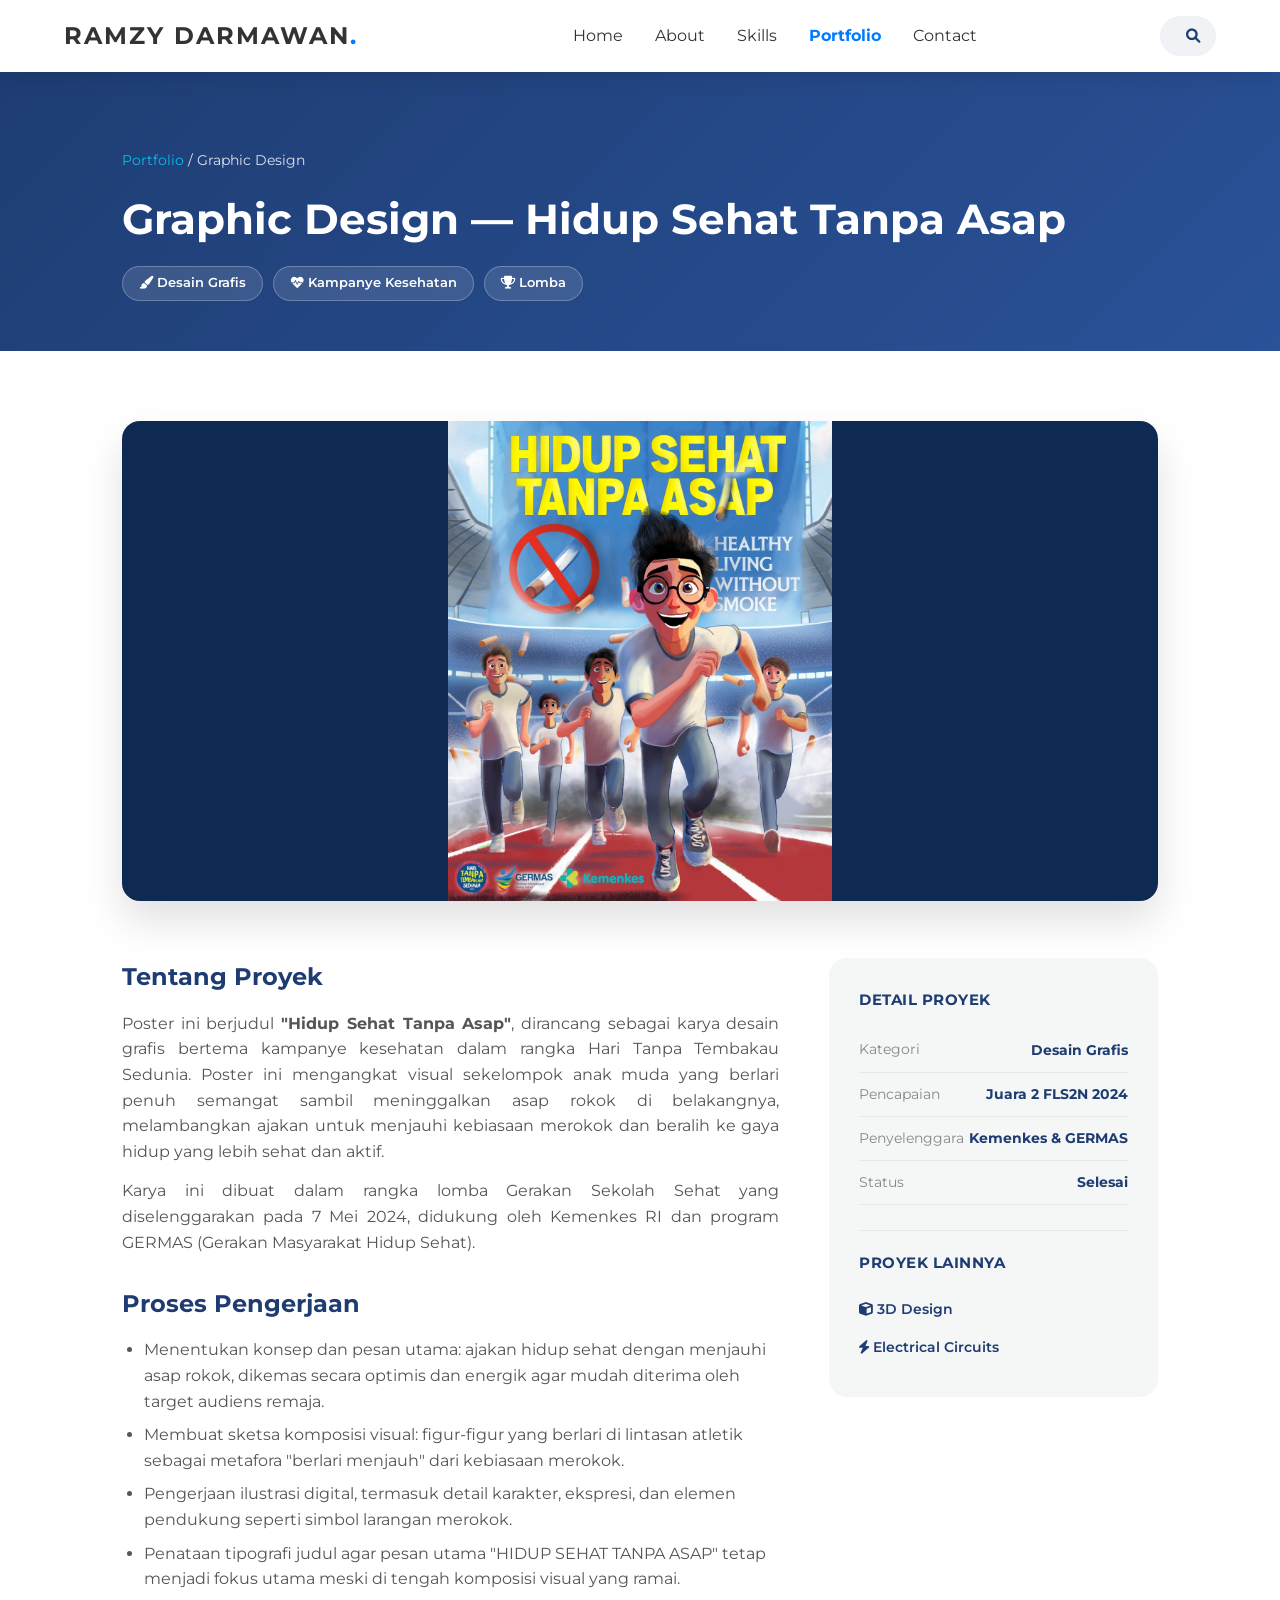
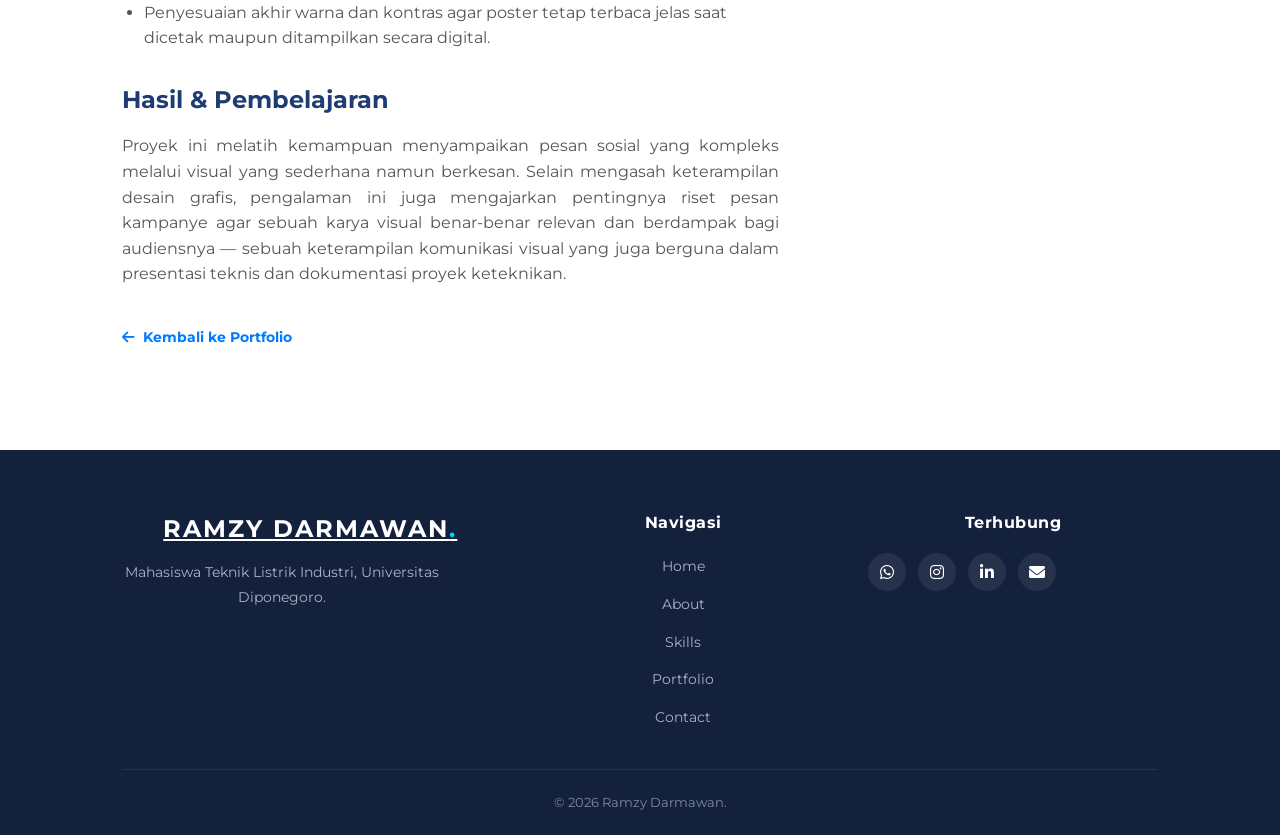
<file: proyek-graphic-design.html>
<!DOCTYPE html>
<html lang="id">
<head>
    <meta charset="UTF-8">
    <meta name="viewport" content="width=device-width, initial-scale=1.0">
    <title>Graphic Design — Poster Hidup Sehat Tanpa Asap | Ramzy Darmawan</title>
    <link rel="stylesheet" href="https://cdnjs.cloudflare.com/ajax/libs/font-awesome/6.0.0/css/all.min.css">
    <link rel="stylesheet" href="assets/css/style.css">
    <link href="https://fonts.googleapis.com/css2?family=Montserrat:wght@300;400;700&display=swap" rel="stylesheet">
</head>
<body class="portofolio-page">
    <div id="preloader">
        <div class="loader">
            <div class="circle"></div>
            <div class="line"></div>
            <p>Loading<span>.</span><span>.</span><span>.</span></p>
        </div>
    </div>

    <nav class="nav-active force-active">
        <div class="logo">RAMZY DARMAWAN<span>.</span></div>
        <ul class="nav-links">
            <li><a href="index.html">Home</a></li>
            <li><a href="index.html#about">About</a></li>
            <li><a href="index.html#skills">Skills</a></li>
            <li><a href="portofolio.html" class="active-link">Portfolio</a></li>
            <li><a href="index.html#contact">Contact</a></li>
        </ul>
        <div class="search-container">
            <input type="text" id="search-input" placeholder="Cari proyek, sertifikat...">
            <button id="search-btn"><i class="fas fa-search"></i></button>
        </div>
    </nav>

    <header class="project-hero">
        <div class="container">
            <p class="breadcrumb"><a href="portofolio.html">Portfolio</a> / Graphic Design</p>
            <h1>Graphic Design — Hidup Sehat Tanpa Asap</h1>
            <div class="project-tags">
                <span><i class="fas fa-paint-brush"></i> Desain Grafis</span>
                <span><i class="fas fa-heartbeat"></i> Kampanye Kesehatan</span>
                <span><i class="fas fa-trophy"></i> Lomba</span>
            </div>
        </div>
    </header>

    <section class="project-body">
        <div class="container">
            <img src="assets/img/poster-1.jpeg" alt="Poster Hidup Sehat Tanpa Asap" class="project-cover" style="object-fit: contain; background: #0e2a52;">

            <div class="project-layout">
                <div class="project-main">
                    <h2>Tentang Proyek</h2>
                    <p>Poster ini berjudul <strong>"Hidup Sehat Tanpa Asap"</strong>, dirancang sebagai karya desain grafis bertema kampanye kesehatan dalam rangka Hari Tanpa Tembakau Sedunia. Poster ini mengangkat visual sekelompok anak muda yang berlari penuh semangat sambil meninggalkan asap rokok di belakangnya, melambangkan ajakan untuk menjauhi kebiasaan merokok dan beralih ke gaya hidup yang lebih sehat dan aktif.</p>
                    <p>Karya ini dibuat dalam rangka lomba Gerakan Sekolah Sehat yang diselenggarakan pada 7 Mei 2024, didukung oleh Kemenkes RI dan program GERMAS (Gerakan Masyarakat Hidup Sehat).</p>

                    <h2>Proses Pengerjaan</h2>
                    <ul>
                        <li>Menentukan konsep dan pesan utama: ajakan hidup sehat dengan menjauhi asap rokok, dikemas secara optimis dan energik agar mudah diterima oleh target audiens remaja.</li>
                        <li>Membuat sketsa komposisi visual: figur-figur yang berlari di lintasan atletik sebagai metafora "berlari menjauh" dari kebiasaan merokok.</li>
                        <li>Pengerjaan ilustrasi digital, termasuk detail karakter, ekspresi, dan elemen pendukung seperti simbol larangan merokok.</li>
                        <li>Penataan tipografi judul agar pesan utama "HIDUP SEHAT TANPA ASAP" tetap menjadi fokus utama meski di tengah komposisi visual yang ramai.</li>
                        <li>Penyesuaian akhir warna dan kontras agar poster tetap terbaca jelas saat dicetak maupun ditampilkan secara digital.</li>
                    </ul>

                    <h2>Hasil & Pembelajaran</h2>
                    <p>Proyek ini melatih kemampuan menyampaikan pesan sosial yang kompleks melalui visual yang sederhana namun berkesan. Selain mengasah keterampilan desain grafis, pengalaman ini juga mengajarkan pentingnya riset pesan kampanye agar sebuah karya visual benar-benar relevan dan berdampak bagi audiensnya &mdash; sebuah keterampilan komunikasi visual yang juga berguna dalam presentasi teknis dan dokumentasi proyek keteknikan.</p>

                    <a href="portofolio.html" class="project-back-btn"><i class="fas fa-arrow-left"></i> Kembali ke Portfolio</a>
                </div>

                <aside class="project-sidebar">
                    <h4>Detail Proyek</h4>
                    <div class="project-meta-item"><span>Kategori</span><span>Desain Grafis</span></div>
                    <div class="project-meta-item"><span>Pencapaian</span><span>Juara 2 FLS2N 2024</span></div>
                    <div class="project-meta-item"><span>Penyelenggara</span><span>Kemenkes &amp; GERMAS</span></div>
                    <div class="project-meta-item"><span>Status</span><span>Selesai</span></div>

                    <div class="project-other">
                        <h4>Proyek Lainnya</h4>
                        <a href="proyek-3d-design.html"><i class="fas fa-cube"></i> 3D Design</a>
                        <a href="proyek-electrical.html"><i class="fas fa-bolt"></i> Electrical Circuits</a>
                    </div>
                </aside>
            </div>
        </div>
    </section>

    <footer class="site-footer">
        <div class="container">
            <div class="footer-grid">
                <div class="footer-brand">
                    <a href="index.html" class="logo">RAMZY DARMAWAN<span>.</span></a>
                    <p>Mahasiswa Teknik Listrik Industri, Universitas Diponegoro.</p>
                </div>
                <div class="footer-col">
                    <h4>Navigasi</h4>
                    <ul class="footer-nav-links">
                        <li><a href="index.html">Home</a></li>
                        <li><a href="index.html#about">About</a></li>
                        <li><a href="index.html#skills">Skills</a></li>
                        <li><a href="portofolio.html">Portfolio</a></li>
                        <li><a href="index.html#contact">Contact</a></li>
                    </ul>
                </div>
                <div class="footer-col">
                    <h4>Terhubung</h4>
                    <div class="footer-social">
                        <a href="https://wa.me/6288289019614" target="_blank" aria-label="WhatsApp"><i class="fab fa-whatsapp"></i></a>
                        <a href="https://instagram.com/ramzydrrmwn" target="_blank" aria-label="Instagram"><i class="fab fa-instagram"></i></a>
                        <a href="https://www.linkedin.com/in/ramzy-darmawan-42769236a" target="_blank" aria-label="LinkedIn"><i class="fab fa-linkedin-in"></i></a>
                        <a href="mailto:ramzydarmawan0@gmail.com" aria-label="Email"><i class="fas fa-envelope"></i></a>
                    </div>
                </div>
            </div>
            <div class="footer-bottom">
                &copy; 2026 Ramzy Darmawan.
            </div>
        </div>
    </footer>

    <script src="assets/js/search-data.js"></script>
    <script src="assets/js/script.js"></script>
</body>
</html>
</file>
<file: assets/css/style.css>
/* Reset & Base Styles */
/* DASAR */
* { margin: 0; padding: 0; box-sizing: border-box; }
body { font-family: 'Montserrat', sans-serif; line-height: 1.6; color: #333; scroll-behavior: smooth; background-color: #f4f7f6; }
.container { max-width: 1100px; margin: auto; padding: 0 2rem; }

/* NAVIGASI */
nav { display: flex; justify-content: space-between; align-items: center; padding: 1.5rem 5%; background: rgba(255, 255, 255, 0.9); backdrop-filter: blur(10px); position: fixed; width: 100%; top: 0; z-index: 1000; }
.logo { font-size: 1.5rem; font-weight: 700; letter-spacing: 2px; }
.logo span { color: #007bff; }
.nav-links { display: flex; list-style: none; }
.nav-links li a { text-decoration: none; color: #333; margin-left: 2rem; transition: 0.3s; }
.nav-links li a:hover { color: #007bff; }

/* HERO */
.hero { height: 100vh; background: linear-gradient(135deg, #1e3c72 0%, #2a5298 100%); color: white; display: flex; align-items: center; justify-content: center; text-align: center; }
.hero h1 { font-size: 3.5rem; }
.highlight { color: #00d2ff; }
.btn { display: inline-block; padding: 1rem 2.5rem; background: #007bff; color: white; text-decoration: none; border-radius: 50px; margin-top: 2rem; transition: 0.3s; }

/* KONTAK & SOSIAL MEDIA */
.contact { padding: 100px 0; text-align: center; background: white; }
.social-links { display: flex; justify-content: center; gap: 20px; margin-top: 30px; flex-wrap: wrap; }
.social-icon { text-decoration: none; display: flex; align-items: center; padding: 12px 25px; border-radius: 12px; color: white; font-weight: 600; transition: 0.3s; box-shadow: 0 4px 15px rgba(0,0,0,0.1); }
.social-icon i { font-size: 1.5rem; margin-right: 10px; }

.whatsapp { background-color: #25D366; }
.instagram { background: linear-gradient(45deg, #f09433 0%, #e6683c 25%, #dc2743 50%, #cc2366 75%, #bc1888 100%); }
.linkedin { background-color: #0077b5; }

.social-icon:hover { transform: translateY(-5px); filter: brightness(1.1); }
.btn-outline { display: inline-block; padding: 0.8rem 2rem; border: 2px solid #007bff; color: #007bff; text-decoration: none; border-radius: 50px; margin-top: 1.5rem; }

footer { text-align: center; padding: 2rem; color: #777; }

/* --- SEARCH BAR NAVIGATION --- */

/* Menyejajarkan menu dan search */
.nav-right {
    display: flex;
    align-items: center;
    gap: 30px;
}

.search-container {
    display: flex;
    align-items: center;
    background: #f0f2f5;
    padding: 5px 15px;
    border-radius: 50px;
    border: 1px solid transparent;
    transition: all 0.3s ease;
    position: relative;
}

/* Warna berubah saat kita mulai mengetik */
.search-container:focus-within {
    background: white;
    border-color: #007bff;
    box-shadow: 0 0 10px rgba(0, 123, 255, 0.1);
}

#search-input {
    border: none;
    background: none;
    outline: none;
    padding: 5px;
    width: 0; /* Awalnya tersembunyi */
    transition: width 0.4s cubic-bezier(0.4, 0, 0.2, 1);
    font-family: 'Montserrat', sans-serif;
    font-size: 0.9rem;
}

/* Meluas saat container di-hover atau input sedang aktif */
.search-container:hover #search-input,
.search-container.search-active #search-input,
#search-input:focus {
    width: 200px; /* Lebar saat terbuka */
}

#search-btn {
    background: none;
    border: none;
    color: #1e3c72;
    cursor: pointer;
    font-size: 0.9rem;
    display: flex;
    align-items: center;
    transition: color 0.3s;
}

#search-btn:hover {
    color: #007bff;
}

/* Responsif untuk Mobile */
@media (max-width: 768px) {
    .nav-right {
        gap: 15px;
    }
    #search-input:focus, .search-container:hover #search-input {
        width: 130px;
    }
}

/* SKILLS SECTION */
.skills {
    padding: 80px 0;
    background: #eef2f3;
    text-align: center;
}

.skills h2 {
    font-size: 2.5rem;
    margin-bottom: 3rem;
}

.skills-grid {
    display: grid;
    grid-template-columns: repeat(auto-fit, minmax(280px, 1fr));
    gap: 2rem;
    padding: 0 20px;
}

.skill-card {
    background: white;
    padding: 3rem 2rem;
    border-radius: 20px;
    box-shadow: 0 10px 30px rgba(0,0,0,0.05);
    transition: 0.3s;
}

.skill-card i {
    font-size: 3rem;
    color: #007bff;
    margin-bottom: 1.5rem;
}

.skill-card h3 {
    margin-bottom: 1rem;
    font-size: 1.5rem;
}

.skill-card:hover {
    transform: translateY(-10px);
    box-shadow: 0 15px 40px rgba(0,0,0,0.1);
}

/* ABOUT SECTION */
.about {
    padding: 100px 0;
    background: white;
}

.about-flex {
    display: flex;
    align-items: center;
    gap: 50px;
    flex-wrap: wrap; /* Agar rapi saat dibuka di HP */
}

.about-text {
    flex: 2;
    min-width: 300px;
}

.about-text h2 {
    font-size: 2.5rem;
    margin-bottom: 1.5rem;
    position: relative;
}

/* Garis dekorasi di bawah judul About */
.about-text h2::after {
    content: '';
    display: block;
    width: 60px;
    height: 4px;
    background: #007bff;
    margin-top: 10px;
}

.about-text p {
    margin-bottom: 1.2rem;
    font-size: 1.1rem;
    color: #555;
    text-align: justify;
}

.about-stats {
    flex: 1;
    display: flex;
    flex-direction: column;
    gap: 20px;
    min-width: 250px;
}

.stat-item {
    background: #f4f7f6;
    padding: 20px;
    border-radius: 15px;
    text-align: center;
    border-left: 5px solid #007bff;
}

.stat-item span {
    font-size: 2rem;
    font-weight: 700;
    color: #1e3c72;
    display: block;
}

.stat-item p {
    font-size: 0.9rem;
    color: #777;
    margin: 0;
}

/* Penyesuaian Mobile */
@media (max-width: 768px) {
    .about-flex {
        flex-direction: column;
        text-align: center;
    }
    .about-text h2::after {
        margin: 10px auto;
    }
}

/* --- UPDATE PADA HERO SECTION --- */

.hero {
    min-height: 100vh;
    /* Kita gunakan warna gelap di awal agar menyatu saat foto memudar ke bawah */
    background: linear-gradient(135deg, #1e3c72 0%, #102a5e 100%);
    color: white;
    display: flex;
    align-items: center;
    position: relative;
    overflow: hidden; /* Agar bentuk abstrak tidak keluar jalur */
    padding-top: 80px; /* Jarak agar tidak tertutup nav */
}

/* Container khusus Hero agar flex-direction bisa diatur di mobile */
.hero-container {
    display: flex;
    align-items: center;
    justify-content: space-between;
    width: 100%;
}

/* Sisi Teks */
.hero-content {
    flex: 1;
    text-align: left;
    z-index: 10; /* Agar teks di atas bentuk abstrak */
}

.hero-content h1 {
    font-size: 3.5rem;
    line-height: 1.1;
    margin-bottom: 1.5rem;
}
/* --- GANTI KODE TADI DENGAN INI --- */

.hero-btns {
    display: flex;
    align-items: center;
    justify-content: flex-start;
    gap: 15px;
    margin-top: 2.5rem;
}

/* Base style untuk semua tombol di Hero agar ukurannya SAMA */
.btn, .btn-outline-white {
    margin: 0;
    display: flex;            /* Menggunakan flex agar teks di tengah */
    align-items: center;      /* Rata tengah vertikal */
    justify-content: center;   /* Rata tengah horizontal */
    
    /* Tentukan ukuran tetap di sini */
    width: 180px;             /* Lebar tombol */
    height: 55px;             /* Tinggi tombol */
    
    text-decoration: none;
    border-radius: 50px;
    font-weight: 700;
    transition: 0.3s;
    font-size: 0.95rem;
    
    /* Penting: Agar border tidak menambah ukuran luar tombol */
    box-sizing: border-box; 
}

/* Warna Tombol Biru (Kenali Saya) */
.btn {
    background: #007bff;
    color: white;
    border: none;
}

.btn:hover {
    transform: translateY(-3px);
    box-shadow: 0 10px 20px rgba(0, 123, 255, 0.3);
}

/* Warna Tombol Outline (Kontak) */
.btn-outline-white {
    border: 2px solid white;
    color: white;
    background: transparent;
}

.btn-outline-white:hover {
    background: white;
    color: #1e3c72;
}


/* --- SISI FOTO DENGAN EFEK ABSTRAK --- */
.hero-image-wrapper {
    flex: 1;
    display: flex;
    justify-content: center;
    align-items: center;
    position: relative;
    height: 100%;
}

.hero-img {
    max-width: 90%;
    height: auto;
    object-fit: cover;
    z-index: 5;
    
    /* Trik 1: CSS MASKING - Membuat bagian bawah foto memudar */
    -webkit-mask-image: linear-gradient(to bottom, black 60%, transparent 100%);
    mask-image: linear-gradient(to bottom, black 60%, transparent 100%);
    
    /* Trik 2: Opacity sedikit diturunkan agar warna background tembus */
    opacity: 0.9;
    
    /* Trik 3: Filter untuk menyatukan warna (Opsional, matikan jika ingin warna asli) */
    filter: brightness(1.1) contrast(1.1) saturate(0.9) drop-shadow(0 0 20px rgba(0,210,255,0.3));
}

/* Bentuk Abstrak di Belakang Foto */
.abstract-shape {
    position: absolute;
    width: 130%;
    height: 130%;
    background: radial-gradient(circle, rgba(0,210,255,0.2) 0%, rgba(30,60,114,0) 70%);
    border-radius: 45% 55% 70% 30% / 30% 60% 70% 40%; /* Bentuk tidak beraturan */
    animation: morph 10s linear infinite; /* Animasi bergerak pelan */
    z-index: 1;
}

/* Animasi untuk bentuk abstrak */
@keyframes morph {
    0% { border-radius: 45% 55% 70% 30% / 30% 60% 70% 40%; transform: rotate(0deg); }
    50% { border-radius: 70% 30% 30% 70% / 60% 30% 60% 40%; transform: rotate(180deg); }
    100% { border-radius: 45% 55% 70% 30% / 30% 60% 70% 40%; transform: rotate(360deg); }
}

/* Responsivitas Mobile */
@media (max-width: 992px) {
    .hero-container {
        flex-direction: column-reverse; /* Foto di atas teks saat mobile */
        text-align: center;
        padding-bottom: 50px;
    }
    .hero-content {
        text-align: center;
        padding-top: 30px;
    }
    .hero-content h1 { font-size: 2.5rem; }
    .hero-btns { justify-content: center; }
    .hero-image-wrapper { width: 100%; margin-top: 20px; }
    .hero-img { max-width: 70%; }
}

/* Styling untuk Sticky Nav yang diaktifkan JS */
.nav-active {
    background: white !important;
    box-shadow: 0 5px 20px rgba(0,0,0,0.1);
    padding: 1rem 5% !important;
}

/* Styling untuk Animasi Muncul (Scroll Reveal) */
.hidden {
    opacity: 0;
    transform: translateY(30px);
    transition: all 0.8s ease-out;
}

.show {
    opacity: 1;
    transform: translateY(0);
}

/* Delay agar skill card muncul bergantian */
.skill-card:nth-child(2) { transition-delay: 0.2s; }
.skill-card:nth-child(3) { transition-delay: 0.4s; }

/* PORTOFOLIO PAGE STYLES */
.portofolio-header {
    padding: 150px 0 60px;
    background: #f4f7f6;
    text-align: center;
}

.portofolio-header h1 { font-size: 3rem; color: #1e3c72; }

.portofolio-grid {
    display: grid;
    grid-template-columns: repeat(auto-fit, minmax(320px, 1fr));
    gap: 30px;
    padding: 60px 0;
}

.portofolio-card {
    background: white;
    border-radius: 15px;
    overflow: hidden;
    box-shadow: 0 10px 20px rgba(0,0,0,0.05);
    transition: 0.3s;
}

.card-image {
    position: relative;
    height: 220px;
    background: #ddd; /* Warna pengganti jika gambar belum ada */
}

.card-image img {
    width: 100%;
    height: 100%;
    object-fit: cover;
}

.card-overlay {
    position: absolute;
    top: 15px;
    left: 15px;
}

.card-overlay span {
    background: #007bff;
    color: white;
    padding: 5px 15px;
    border-radius: 20px;
    font-size: 0.8rem;
    font-weight: 700;
}

.card-info {
    padding: 25px;
}

.card-info h3 { margin-bottom: 10px; color: #333; }
.card-info p { color: #777; font-size: 0.95rem; margin-bottom: 20px; }

.read-more {
    text-decoration: none;
    color: #007bff;
    font-weight: 700;
    font-size: 0.9rem;
}

.portofolio-card:hover {
    transform: translateY(-10px);
    box-shadow: 0 20px 40px rgba(0,0,0,0.1);
}

.active-link {
    color: #007bff !important;
    font-weight: 700;
}

/* --- PRELOADER STYLES --- */
#preloader {
    position: fixed;
    top: 0;
    left: 0;
    width: 100%;
    height: 100vh;
    background: #1e3c72; /* Warna senada dengan Hero */
    display: flex;
    justify-content: center;
    align-items: center;
    z-index: 9999; /* Pastikan di atas segalanya */
    transition: opacity 0.8s ease, visibility 0.8s;
}

.loader {
    text-align: center;
    color: white;
}

.circle {
    width: 50px;
    height: 50px;
    border: 5px solid rgba(255, 255, 255, 0.1);
    border-top: 5px solid #00d2ff;
    border-radius: 50%;
    margin: 0 auto 20px;
    animation: spin 1s linear infinite;
}

.line {
    width: 100px;
    height: 3px;
    background: rgba(255, 255, 255, 0.1);
    position: relative;
    overflow: hidden;
    margin: 10px auto;
}

.line::after {
    content: '';
    position: absolute;
    left: -100%;
    width: 100%;
    height: 100%;
    background: #00d2ff;
    animation: loading-line 1.5s infinite;
}

#preloader p {
    font-family: 'Montserrat', sans-serif;
    letter-spacing: 3px;
    font-size: 0.8rem;
    text-transform: uppercase;
}

/* Animasi Putar & Garis */
@keyframes spin {
    to { transform: rotate(360deg); }
}

@keyframes loading-line {
    to { left: 100%; }
}

/* Class untuk menghilangkan loader (dipicu JS) */
.preloader-hidden {
    opacity: 0;
    visibility: hidden;
}

/* Tambahkan ini di style.css */
.hero-content {
    animation: fadeInUp 1.2s ease forwards;
    opacity: 0; /* Mulai dari tidak terlihat */
}

@keyframes fadeInUp {
    from {
        opacity: 0;
        transform: translateY(30px);
    }
    to {
        opacity: 1;
        transform: translateY(0);
    }
}

/* --- CV SECTION STYLES --- */
.cv-section {
    padding: 80px 0;
    background: #eef2f3;
}

.cv-box {
    background: linear-gradient(135deg, #1e3c72 0%, #2a5298 100%);
    border-radius: 20px;
    padding: 50px;
    display: flex;
    align-items: center;
    justify-content: space-between;
    color: white;
    box-shadow: 0 15px 35px rgba(30, 60, 114, 0.2);
}

.cv-content {
    flex: 2;
}

.cv-content h2 {
    font-size: 2.2rem;
    margin-bottom: 15px;
}

.cv-content p {
    font-size: 1.1rem;
    margin-bottom: 30px;
    opacity: 0.9;
}

.cv-actions {
    display: flex;
    gap: 15px;
    flex-wrap: wrap;
}

.btn-cv {
    background: #00d2ff;
    color: #1e3c72;
    padding: 12px 25px;
    border-radius: 50px;
    text-decoration: none;
    font-weight: 700;
    display: flex;
    align-items: center;
    gap: 10px;
    transition: 0.3s;
}

.btn-cv:hover {
    transform: translateY(-3px);
    box-shadow: 0 5px 15px rgba(0, 210, 255, 0.4);
    background: white;
}

.btn-cv-outline {
    border: 2px solid white;
    color: white;
    padding: 12px 25px;
    border-radius: 50px;
    text-decoration: none;
    font-weight: 700;
    display: flex;
    align-items: center;
    gap: 10px;
    transition: 0.3s;
}

.btn-cv-outline:hover {
    background: white;
    color: #1e3c72;
}

.cv-icon {
    flex: 1;
    font-size: 8rem;
    text-align: right;
    opacity: 0.2;
}

/* Responsivitas Mobile */
@media (max-width: 768px) {
    .cv-box {
        flex-direction: column;
        text-align: center;
        padding: 30px;
    }
    .cv-icon {
        display: none; /* Sembunyikan ikon di HP agar hemat tempat */
    }
    .cv-actions {
        justify-content: center;
    }
}

/* --- GALLERY DOWNLOAD SECTION --- */
.gallery-download {
    padding: 60px 0 100px;
    background: #f4f7f6; 
}

.gallery-title {
    text-align: center;
    margin-bottom: 40px;
}

.gallery-title h2 {
    font-size: 2rem;
    color: #1e3c72;
    margin-bottom: 10px;
}

.gallery-grid {
    display: grid;
    grid-template-columns: repeat(auto-fit, minmax(250px, 1fr));
    gap: 20px;
}

.gallery-item {
    position: relative;
    height: 200px; 
    border-radius: 15px;
    overflow: hidden;
    box-shadow: 0 5px 15px rgba(0,0,0,0.08);
}

.gallery-item img {
    width: 100%;
    height: 100%;
    object-fit: cover;
    transition: transform 0.5s ease;
}

/* --- BAGIAN PENTING: OVERLAY UNDUH --- */

.gallery-item .download-overlay {
    position: absolute;
    top: 0;
    left: 0;
    width: 100%;
    height: 100%;
    background: rgba(30, 60, 114, 0.85); /* Warna biru transparan saat di-hover */
    display: flex;
    flex-direction: column;
    justify-content: center;
    align-items: center;
    color: white;
    text-decoration: none;
    
    /* Efek Menghilang di Awal */
    opacity: 0; 
    transition: all 0.4s ease;
}

/* Saat Kursor Diarahkan (Hover) */
.gallery-item:hover .download-overlay {
    opacity: 1; /* Tulisan Muncul */
}

.gallery-item:hover img {
    transform: scale(1.1); /* Gambar sedikit membesar */
}

/* Ukuran Ikon dan Teks di dalam Gallery */
.gallery-item .download-overlay i {
    font-size: 2rem;
    margin-bottom: 8px;
}

.gallery-item .download-overlay span {
    font-size: 0.8rem;
    font-weight: 700;
    text-transform: uppercase;
}
/* ======================================================
   UPGRADE — HERO BADGE & STATUS CHIP (Halaman 1)
   ====================================================== */
.hero-badge {
    display: inline-flex;
    align-items: center;
    gap: 10px;
    background: rgba(0, 210, 255, 0.12);
    border: 1px solid rgba(0, 210, 255, 0.35);
    color: #00d2ff;
    padding: 8px 18px;
    border-radius: 50px;
    font-size: 0.8rem;
    font-weight: 700;
    letter-spacing: 0.5px;
    margin-bottom: 1.4rem;
    text-transform: uppercase;
}

.hero-badge .dot {
    width: 8px;
    height: 8px;
    background: #00d2ff;
    border-radius: 50%;
    box-shadow: 0 0 0 0 rgba(0, 210, 255, 0.6);
    animation: pulse-dot 1.8s infinite;
}

@keyframes pulse-dot {
    0% { box-shadow: 0 0 0 0 rgba(0, 210, 255, 0.55); }
    70% { box-shadow: 0 0 0 8px rgba(0, 210, 255, 0); }
    100% { box-shadow: 0 0 0 0 rgba(0, 210, 255, 0); }
}

/* Typing role text under name */
.hero-role {
    font-size: 1.15rem;
    min-height: 1.6em;
    margin-bottom: 0.5rem;
    color: #bfe6ff;
    font-weight: 600;
}

.hero-role .cursor {
    display: inline-block;
    width: 2px;
    background: #00d2ff;
    margin-left: 3px;
    animation: blink-cursor 0.9s step-end infinite;
}

@keyframes blink-cursor {
    0%, 50% { opacity: 1; }
    51%, 100% { opacity: 0; }
}

/* Floating info chips beside hero photo */
.hero-floating-chip {
    position: absolute;
    background: rgba(255, 255, 255, 0.97);
    color: #1e3c72;
    padding: 10px 16px;
    border-radius: 14px;
    box-shadow: 0 10px 25px rgba(0, 0, 0, 0.25);
    font-size: 0.82rem;
    font-weight: 700;
    display: flex;
    align-items: center;
    gap: 8px;
    z-index: 15;
    animation: float-chip 4s ease-in-out infinite;
}

.hero-floating-chip i { color: #007bff; font-size: 1rem; }

.hero-floating-chip.chip-1 { top: 8%; right: 4%; animation-delay: 0s; }
.hero-floating-chip.chip-2 { bottom: 10%; left: -2%; animation-delay: 1.5s; }

@keyframes float-chip {
    0%, 100% { transform: translateY(0); }
    50% { transform: translateY(-10px); }
}

@media (max-width: 992px) {
    .hero-floating-chip { display: none; }
}

/* ======================================================
   UPGRADE — ABOUT: progress / status row
   ====================================================== */
.about-progress {
    margin-top: 1.8rem;
}

.about-progress-label {
    display: flex;
    justify-content: space-between;
    font-size: 0.85rem;
    font-weight: 700;
    color: #1e3c72;
    margin-bottom: 8px;
}

.about-progress-bar {
    width: 100%;
    height: 10px;
    background: #e6ecf1;
    border-radius: 50px;
    overflow: hidden;
}

.about-progress-fill {
    height: 100%;
    width: 0%;
    background: linear-gradient(90deg, #007bff, #00d2ff);
    border-radius: 50px;
    transition: width 1.4s cubic-bezier(0.4, 0, 0.2, 1);
}

.about-progress-fill.fill-active { width: 25%; } /* semester 2 of 8 */

.about-progress-note {
    font-size: 0.8rem;
    color: #888;
    margin-top: 6px;
}

/* ======================================================
   UPGRADE — SKILL CARDS: meter bar
   ====================================================== */
.skill-meter {
    margin-top: 1.2rem;
    width: 100%;
    height: 6px;
    background: #eef2f3;
    border-radius: 50px;
    overflow: hidden;
}

.skill-meter-fill {
    height: 100%;
    background: linear-gradient(90deg, #007bff, #00d2ff);
    border-radius: 50px;
    width: 0%;
    transition: width 1.2s ease 0.2s;
}

.skill-card.show .skill-meter-fill { width: var(--meter, 80%); }

/* ======================================================
   FOOTER NAVIGATION (semua halaman)
   ====================================================== */
.site-footer {
    background: #14213d;
    color: #cfd8e3;
    padding: 60px 0 0;
    margin-top: 0;
}

.footer-grid {
    display: grid;
    grid-template-columns: 1.3fr 1fr 1fr;
    gap: 40px;
    padding-bottom: 40px;
    border-bottom: 1px solid rgba(255, 255, 255, 0.08);
}

.footer-brand .logo {
    color: white;
    margin-bottom: 12px;
    display: block;
}

.footer-brand .logo span { color: #00d2ff; }

.footer-brand p {
    font-size: 0.9rem;
    color: #a9b4c4;
    max-width: 320px;
    line-height: 1.7;
}

.footer-col h4 {
    color: white;
    font-size: 1rem;
    margin-bottom: 18px;
    letter-spacing: 0.5px;
}

.footer-nav-links {
    list-style: none;
    display: flex;
    flex-direction: column;
    gap: 12px;
}

.footer-nav-links a {
    color: #a9b4c4;
    text-decoration: none;
    font-size: 0.9rem;
    transition: 0.25s;
}

.footer-nav-links a:hover {
    color: #00d2ff;
    padding-left: 4px;
}

.footer-social {
    display: flex;
    gap: 12px;
    margin-top: 6px;
}

.footer-social a {
    width: 38px;
    height: 38px;
    border-radius: 50%;
    background: rgba(255, 255, 255, 0.08);
    color: white;
    display: flex;
    align-items: center;
    justify-content: center;
    text-decoration: none;
    transition: 0.25s;
}

.footer-social a:hover {
    background: #007bff;
    transform: translateY(-3px);
}

.footer-bottom {
    text-align: center;
    padding: 22px 0;
    font-size: 0.82rem;
    color: #7c8aa0;
}

.footer-bottom a { color: #00d2ff; text-decoration: none; }

/* Old simple footer tag override (kept for safety, unused now) */
footer.legacy-footer { text-align: center; padding: 2rem; color: #777; }

@media (max-width: 768px) {
    .footer-grid {
        grid-template-columns: 1fr;
        gap: 30px;
        text-align: center;
    }
    .footer-brand p { margin: 0 auto; }
    .footer-social { justify-content: center; }
}

/* ======================================================
   PROJECT DETAIL PAGE
   ====================================================== */
.project-hero {
    padding: 150px 0 50px;
    background: linear-gradient(135deg, #1e3c72 0%, #2a5298 100%);
    color: white;
}

.project-hero .breadcrumb {
    font-size: 0.85rem;
    opacity: 0.85;
    margin-bottom: 14px;
}

.project-hero .breadcrumb a { color: #00d2ff; text-decoration: none; }
.project-hero .breadcrumb a:hover { text-decoration: underline; }

.project-hero h1 { font-size: 2.6rem; margin-bottom: 14px; }
.project-hero .project-tags { display: flex; gap: 10px; flex-wrap: wrap; }
.project-hero .project-tags span {
    background: rgba(255,255,255,0.12);
    border: 1px solid rgba(255,255,255,0.25);
    padding: 6px 16px;
    border-radius: 50px;
    font-size: 0.8rem;
    font-weight: 600;
}

.project-body {
    padding: 70px 0 100px;
    background: white;
}

.project-cover {
    width: 100%;
    max-height: 480px;
    object-fit: cover;
    border-radius: 18px;
    box-shadow: 0 20px 40px rgba(0,0,0,0.12);
    margin-bottom: 50px;
}

.project-layout {
    display: grid;
    grid-template-columns: 2fr 1fr;
    gap: 50px;
}

.project-main h2 {
    font-size: 1.5rem;
    color: #1e3c72;
    margin: 30px 0 14px;
}

.project-main h2:first-child { margin-top: 0; }

.project-main p {
    color: #555;
    margin-bottom: 14px;
    text-align: justify;
}

.project-main ul {
    margin: 10px 0 20px 22px;
    color: #555;
}

.project-main ul li { margin-bottom: 8px; }

.project-sidebar {
    background: #f4f7f6;
    border-radius: 18px;
    padding: 30px;
    align-self: start;
    position: sticky;
    top: 110px;
}

.project-sidebar h4 {
    color: #1e3c72;
    font-size: 0.95rem;
    text-transform: uppercase;
    letter-spacing: 0.5px;
    margin-bottom: 16px;
}

.project-meta-item {
    display: flex;
    justify-content: space-between;
    padding: 10px 0;
    border-bottom: 1px solid #e2e8ea;
    font-size: 0.9rem;
}

.project-meta-item span:first-child { color: #888; }
.project-meta-item span:last-child { color: #1e3c72; font-weight: 700; text-align: right; }

.project-back-btn {
    display: inline-flex;
    align-items: center;
    gap: 8px;
    margin-top: 25px;
    color: #007bff;
    text-decoration: none;
    font-weight: 700;
    font-size: 0.9rem;
}

.project-back-btn:hover { text-decoration: underline; }

.project-other {
    margin-top: 25px;
    padding-top: 20px;
    border-top: 1px solid #e2e8ea;
}

.project-other a {
    display: block;
    color: #1e3c72;
    text-decoration: none;
    font-size: 0.85rem;
    font-weight: 600;
    padding: 8px 0;
    transition: 0.2s;
}

.project-other a:hover { color: #007bff; padding-left: 4px; }

@media (max-width: 900px) {
    .project-layout { grid-template-columns: 1fr; }
    .project-sidebar { position: static; }
    .project-hero h1 { font-size: 1.9rem; }
}

/* ======================================================
   CV: tombol "Lihat" + modal viewer
   ====================================================== */
.cv-actions .btn-cv-view {
    background: transparent;
    color: white;
    border: 2px solid white;
    padding: 12px 25px;
    border-radius: 50px;
    font-weight: 700;
    display: flex;
    align-items: center;
    gap: 10px;
    cursor: pointer;
    font-family: 'Montserrat', sans-serif;
    font-size: 1rem;
    transition: 0.3s;
}

.cv-actions .btn-cv-view:hover {
    background: white;
    color: #1e3c72;
}

/* ======================================================
   SERTIFIKAT — card dengan judul, deskripsi, lihat & unduh
   ====================================================== */
.gallery-grid.cert-grid {
    grid-template-columns: repeat(auto-fit, minmax(280px, 1fr));
}

.cert-card {
    background: white;
    border-radius: 16px;
    overflow: hidden;
    box-shadow: 0 8px 24px rgba(0,0,0,0.07);
    transition: 0.3s;
    display: flex;
    flex-direction: column;
}

.cert-card:hover {
    transform: translateY(-6px);
    box-shadow: 0 16px 34px rgba(0,0,0,0.12);
}

.cert-thumb {
    position: relative;
    height: 190px;
    overflow: hidden;
    background: #eef2f3;
    cursor: pointer;
}

.cert-thumb img {
    width: 100%;
    height: 100%;
    object-fit: cover;
    transition: transform 0.5s ease;
}

.cert-thumb:hover img { transform: scale(1.07); }

.cert-thumb .cert-view-hint {
    position: absolute;
    inset: 0;
    background: rgba(30, 60, 114, 0.55);
    display: flex;
    align-items: center;
    justify-content: center;
    color: white;
    opacity: 0;
    transition: 0.3s;
    gap: 8px;
    font-weight: 700;
    font-size: 0.85rem;
}

.cert-thumb:hover .cert-view-hint { opacity: 1; }

.cert-info { padding: 20px 22px; flex: 1; display: flex; flex-direction: column; }
.cert-info h3 { font-size: 1.05rem; color: #1e3c72; margin-bottom: 8px; }
.cert-info p { font-size: 0.86rem; color: #777; flex: 1; margin-bottom: 18px; }

.cert-actions { display: flex; gap: 10px; }

.cert-btn {
    flex: 1;
    text-align: center;
    padding: 10px 0;
    border-radius: 50px;
    font-size: 0.82rem;
    font-weight: 700;
    text-decoration: none;
    cursor: pointer;
    display: inline-flex;
    align-items: center;
    justify-content: center;
    gap: 6px;
    border: none;
    font-family: 'Montserrat', sans-serif;
    transition: 0.25s;
}

.cert-btn-view { background: #007bff; color: white; }
.cert-btn-view:hover { background: #1e3c72; }

.cert-btn-download { background: #eef2f3; color: #1e3c72; }
.cert-btn-download:hover { background: #dfe6e9; }

/* ======================================================
   MODAL — lihat sertifikat & CV tanpa unduh
   ====================================================== */
.viewer-modal {
    position: fixed;
    inset: 0;
    background: rgba(10, 18, 35, 0.88);
    display: none;
    align-items: center;
    justify-content: center;
    z-index: 5000;
    padding: 30px 20px;
}

.viewer-modal.open { display: flex; }

.viewer-modal-content {
    background: white;
    border-radius: 16px;
    max-width: 720px;
    width: 100%;
    max-height: 88vh;
    overflow: hidden;
    display: flex;
    flex-direction: column;
    position: relative;
    animation: modal-pop 0.25s ease;
}

@keyframes modal-pop {
    from { transform: scale(0.94); opacity: 0; }
    to { transform: scale(1); opacity: 1; }
}

.viewer-modal-header {
    display: flex;
    justify-content: space-between;
    align-items: center;
    padding: 16px 22px;
    border-bottom: 1px solid #eee;
}

.viewer-modal-header h3 { font-size: 1.05rem; color: #1e3c72; }

.viewer-modal-close {
    background: none;
    border: none;
    font-size: 1.3rem;
    color: #888;
    cursor: pointer;
    line-height: 1;
    padding: 4px 8px;
    border-radius: 8px;
    transition: 0.2s;
}

.viewer-modal-close:hover { background: #f1f1f1; color: #1e3c72; }

.viewer-modal-body {
    overflow: auto;
    padding: 0;
    background: #f4f7f6;
    display: flex;
    align-items: center;
    justify-content: center;
    flex: 1;
}

.viewer-modal-body img {
    width: 100%;
    height: auto;
    display: block;
}

.viewer-modal-body iframe {
    width: 100%;
    height: 80vh;
    border: none;
}

.viewer-modal-footer {
    padding: 14px 22px;
    border-top: 1px solid #eee;
    display: flex;
    justify-content: flex-end;
    gap: 10px;
}

/* ======================================================
   SEARCH — hasil dropdown live
   ====================================================== */
.search-results {
    position: absolute;
    top: calc(100% + 12px);
    right: 0;
    width: 320px;
    max-height: 380px;
    overflow-y: auto;
    background: white;
    border-radius: 14px;
    box-shadow: 0 16px 40px rgba(0,0,0,0.18);
    display: none;
    z-index: 2000;
}

.search-results.open { display: block; }

.search-results .sr-item {
    display: flex;
    gap: 12px;
    padding: 12px 16px;
    text-decoration: none;
    border-bottom: 1px solid #f0f2f5;
    transition: 0.2s;
}

.search-results .sr-item:last-child { border-bottom: none; }
.search-results .sr-item:hover { background: #f6f9ff; }

.search-results .sr-icon {
    width: 34px;
    height: 34px;
    border-radius: 9px;
    background: #eaf3ff;
    color: #007bff;
    display: flex;
    align-items: center;
    justify-content: center;
    flex-shrink: 0;
    font-size: 0.9rem;
}

.search-results .sr-text strong {
    display: block;
    font-size: 0.85rem;
    color: #1e3c72;
}

.search-results .sr-text span {
    font-size: 0.76rem;
    color: #888;
}

.search-results .sr-empty {
    padding: 18px 16px;
    font-size: 0.85rem;
    color: #999;
    text-align: center;
}

.search-results .sr-tag {
    margin-left: auto;
    font-size: 0.68rem;
    color: #007bff;
    background: #eaf3ff;
    padding: 3px 8px;
    border-radius: 50px;
    align-self: center;
    flex-shrink: 0;
    text-transform: uppercase;
    font-weight: 700;
}

@media (max-width: 768px) {
    .search-results { width: 260px; }
}
</file>
